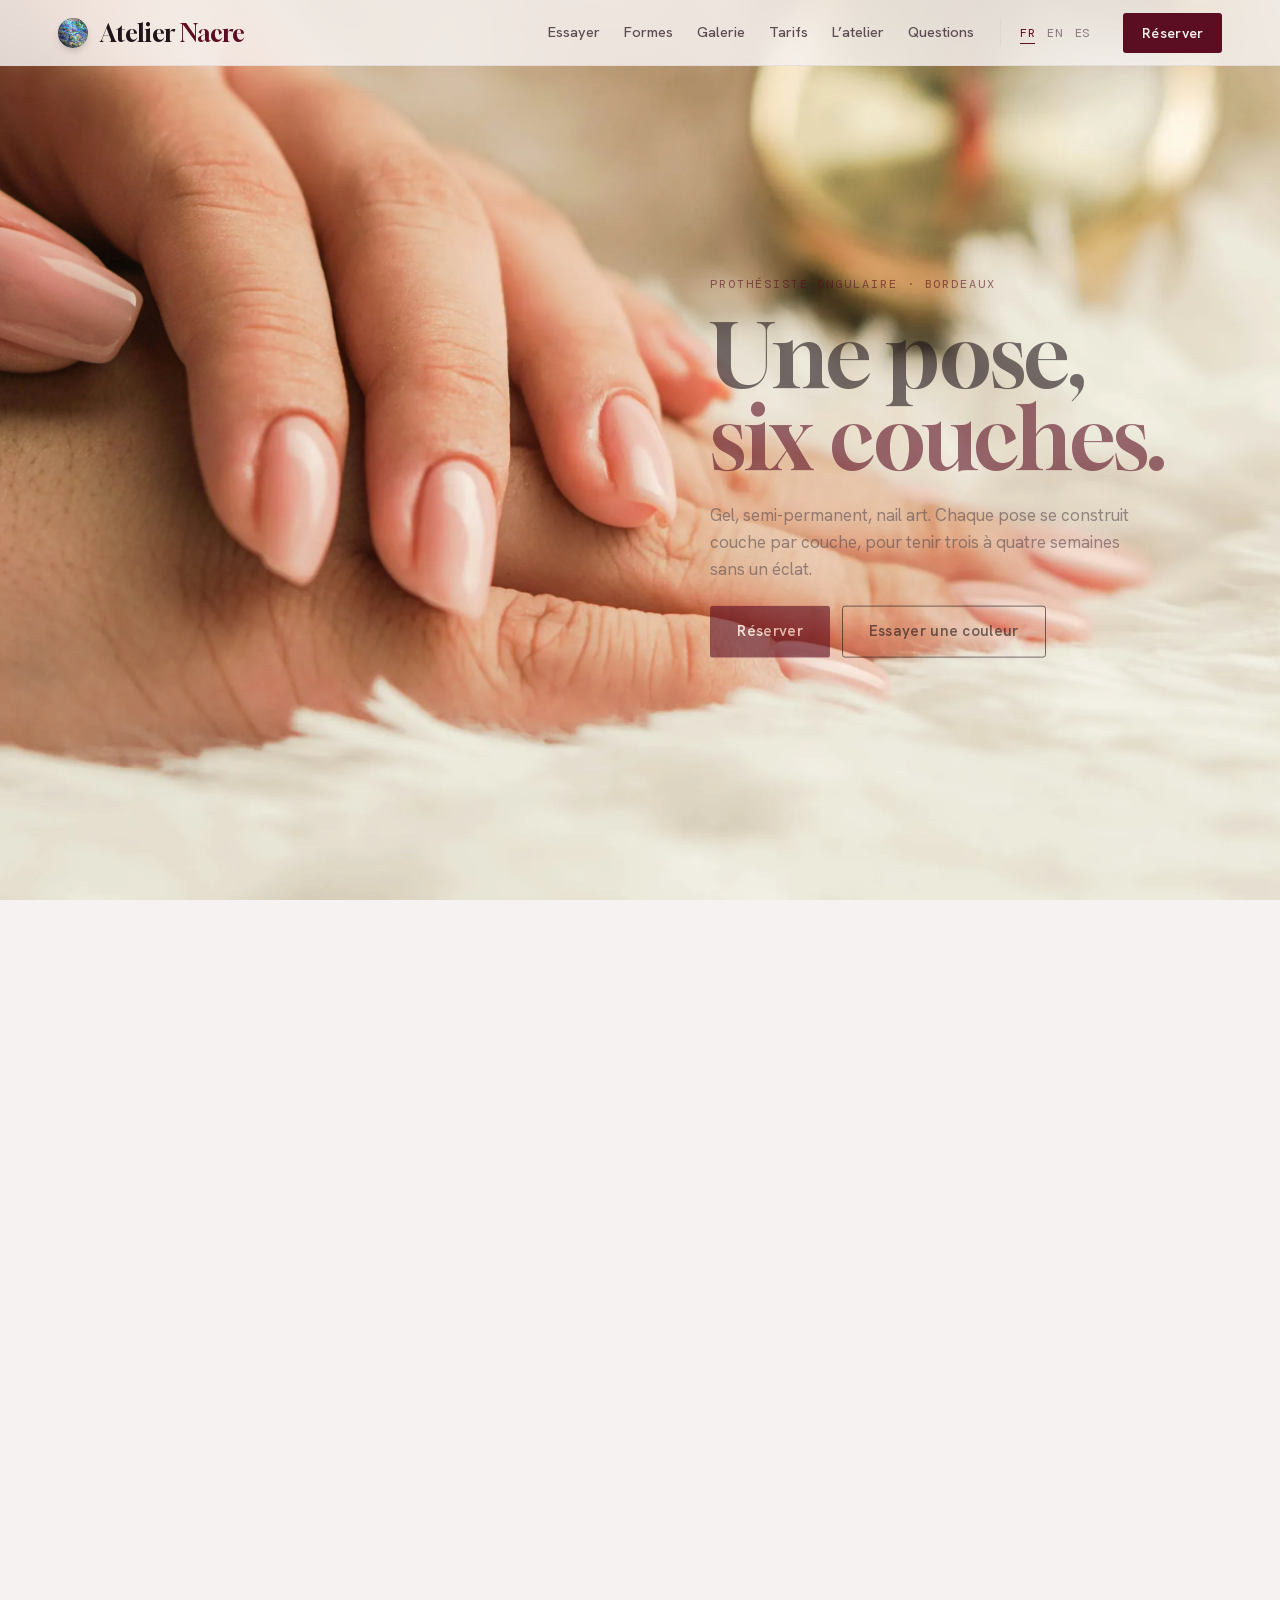
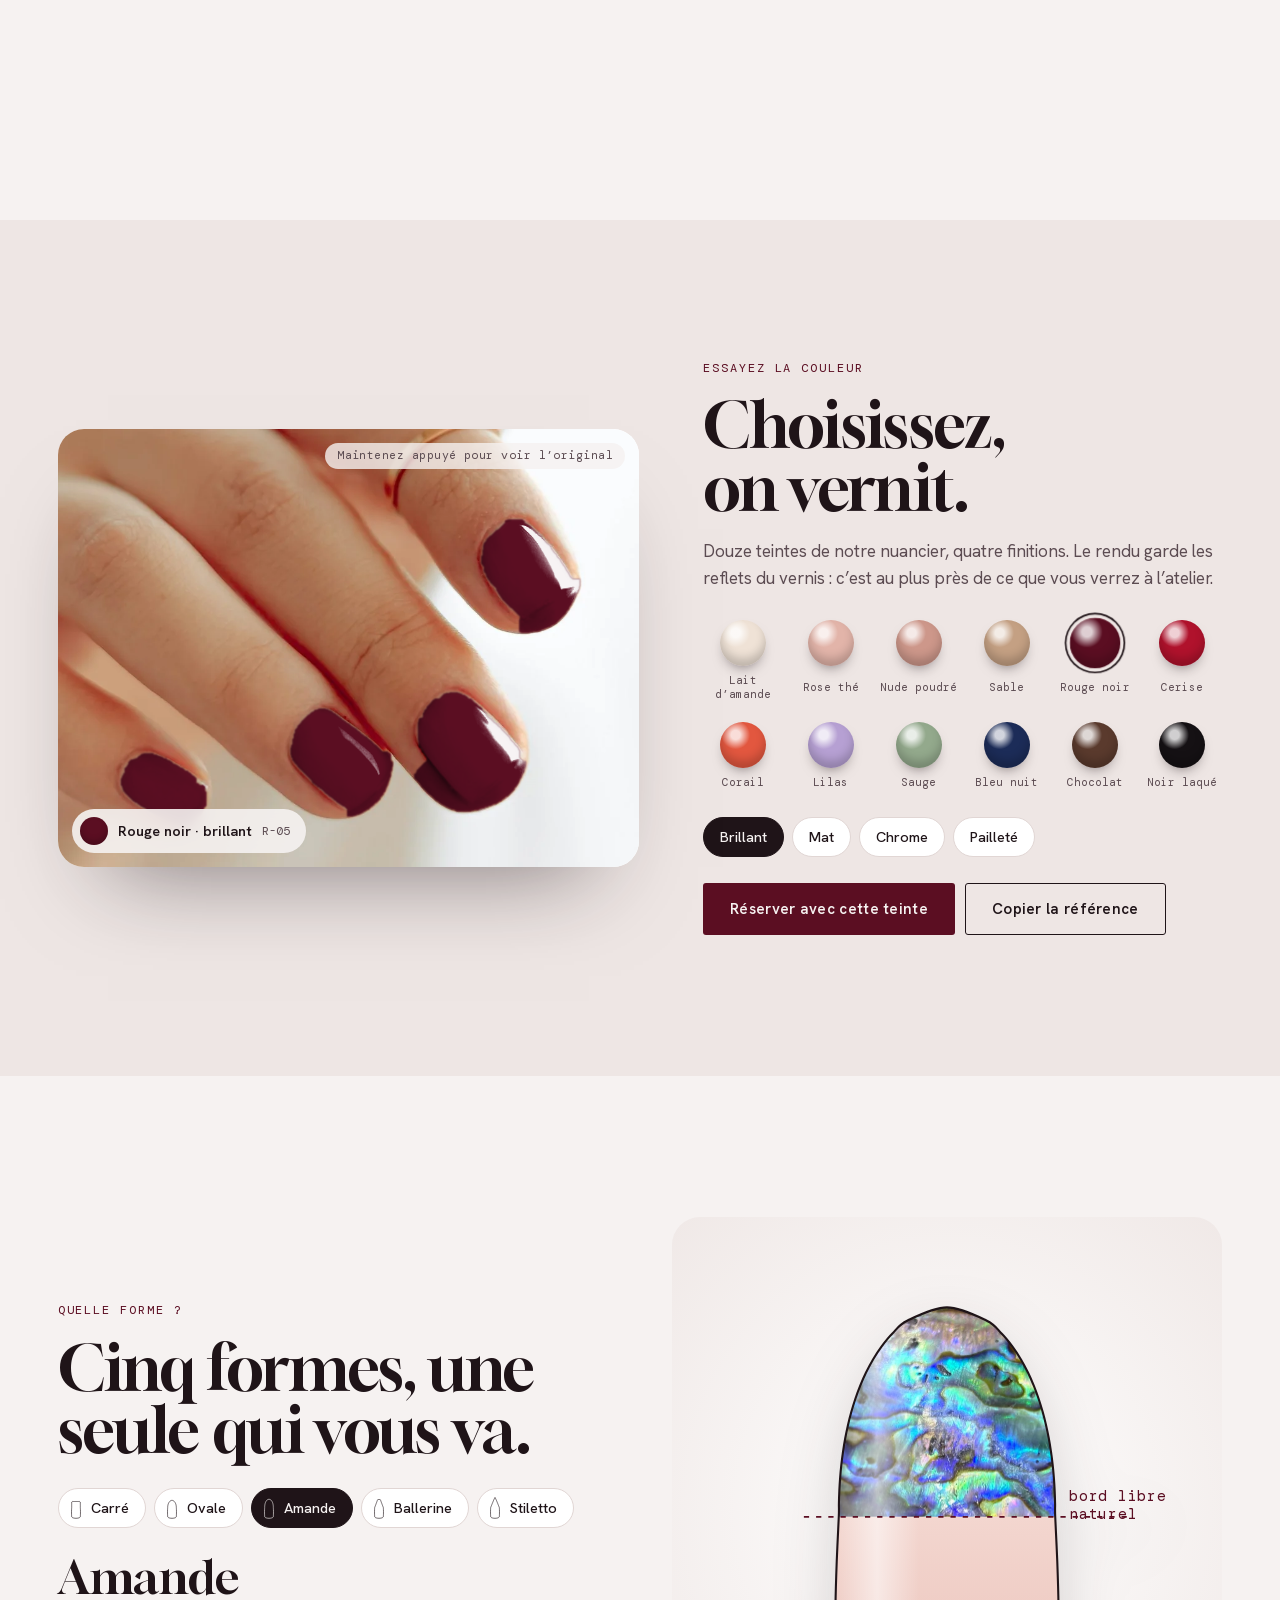
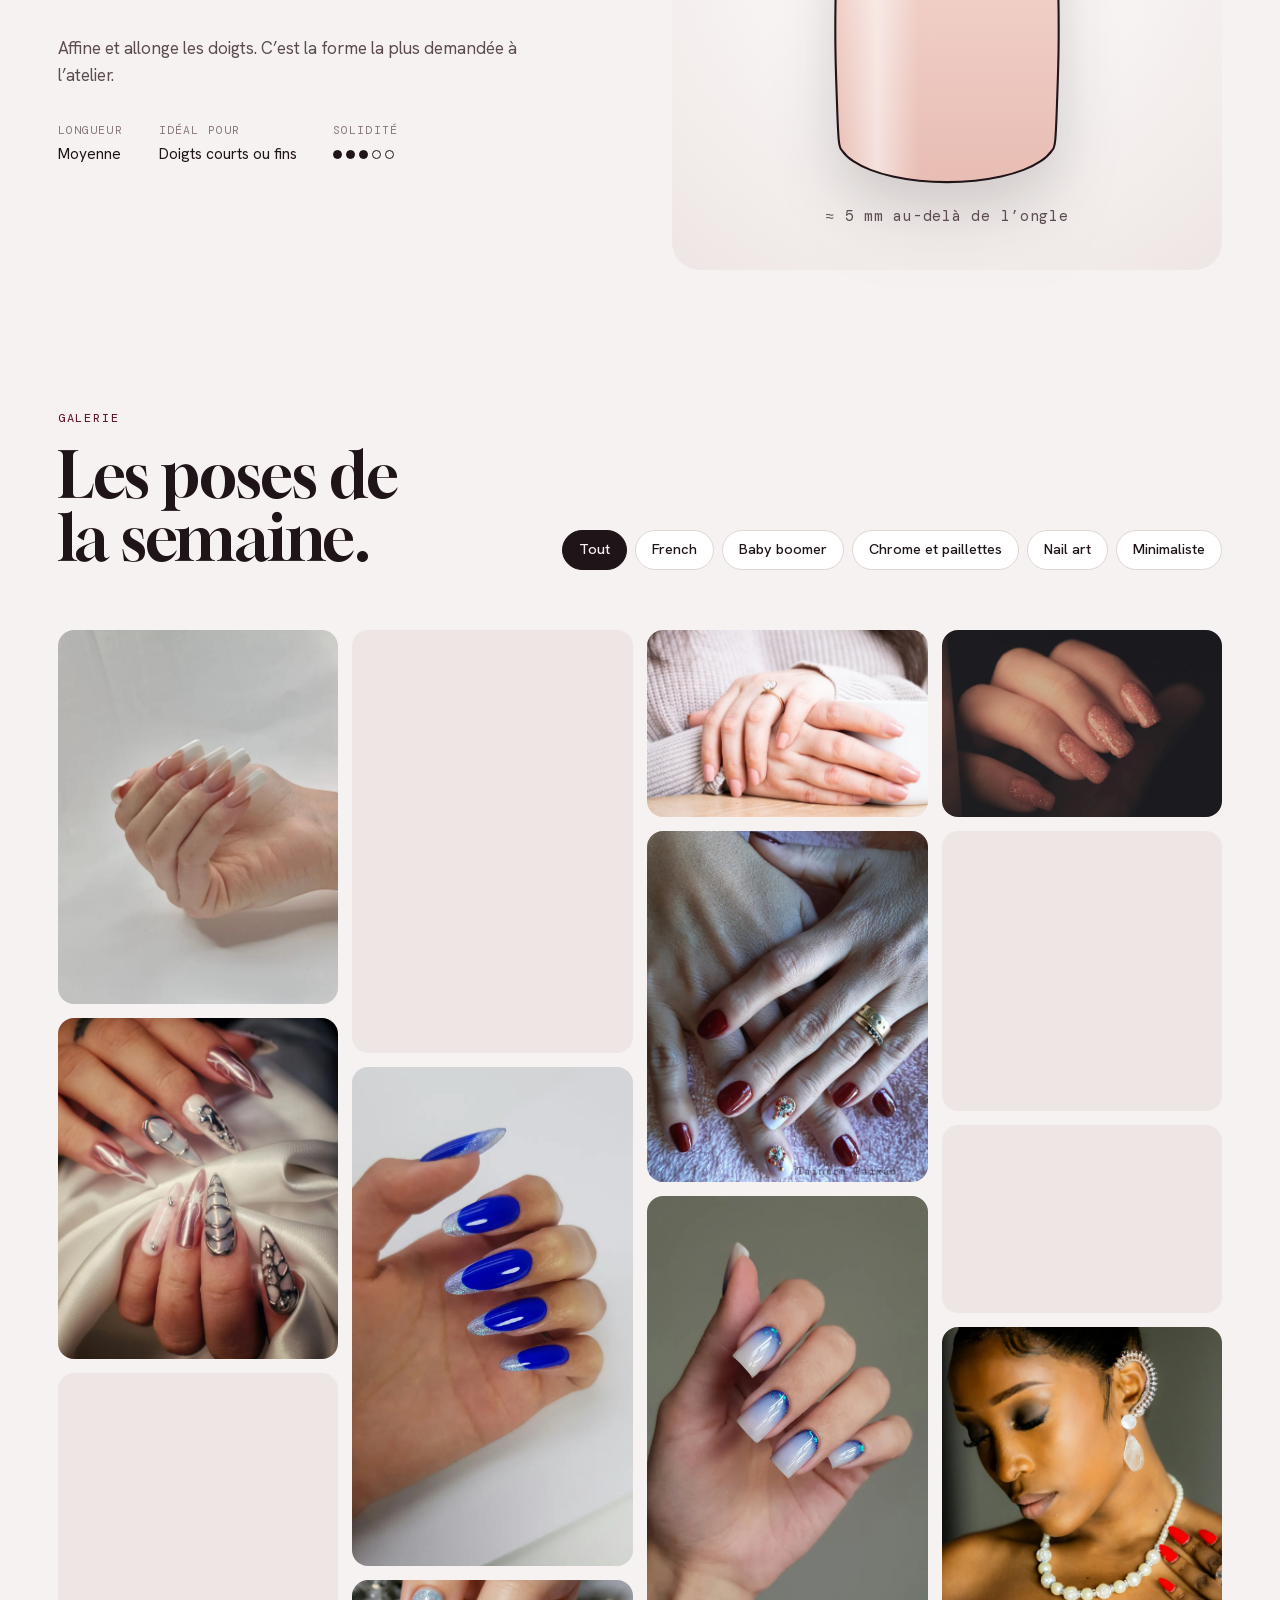
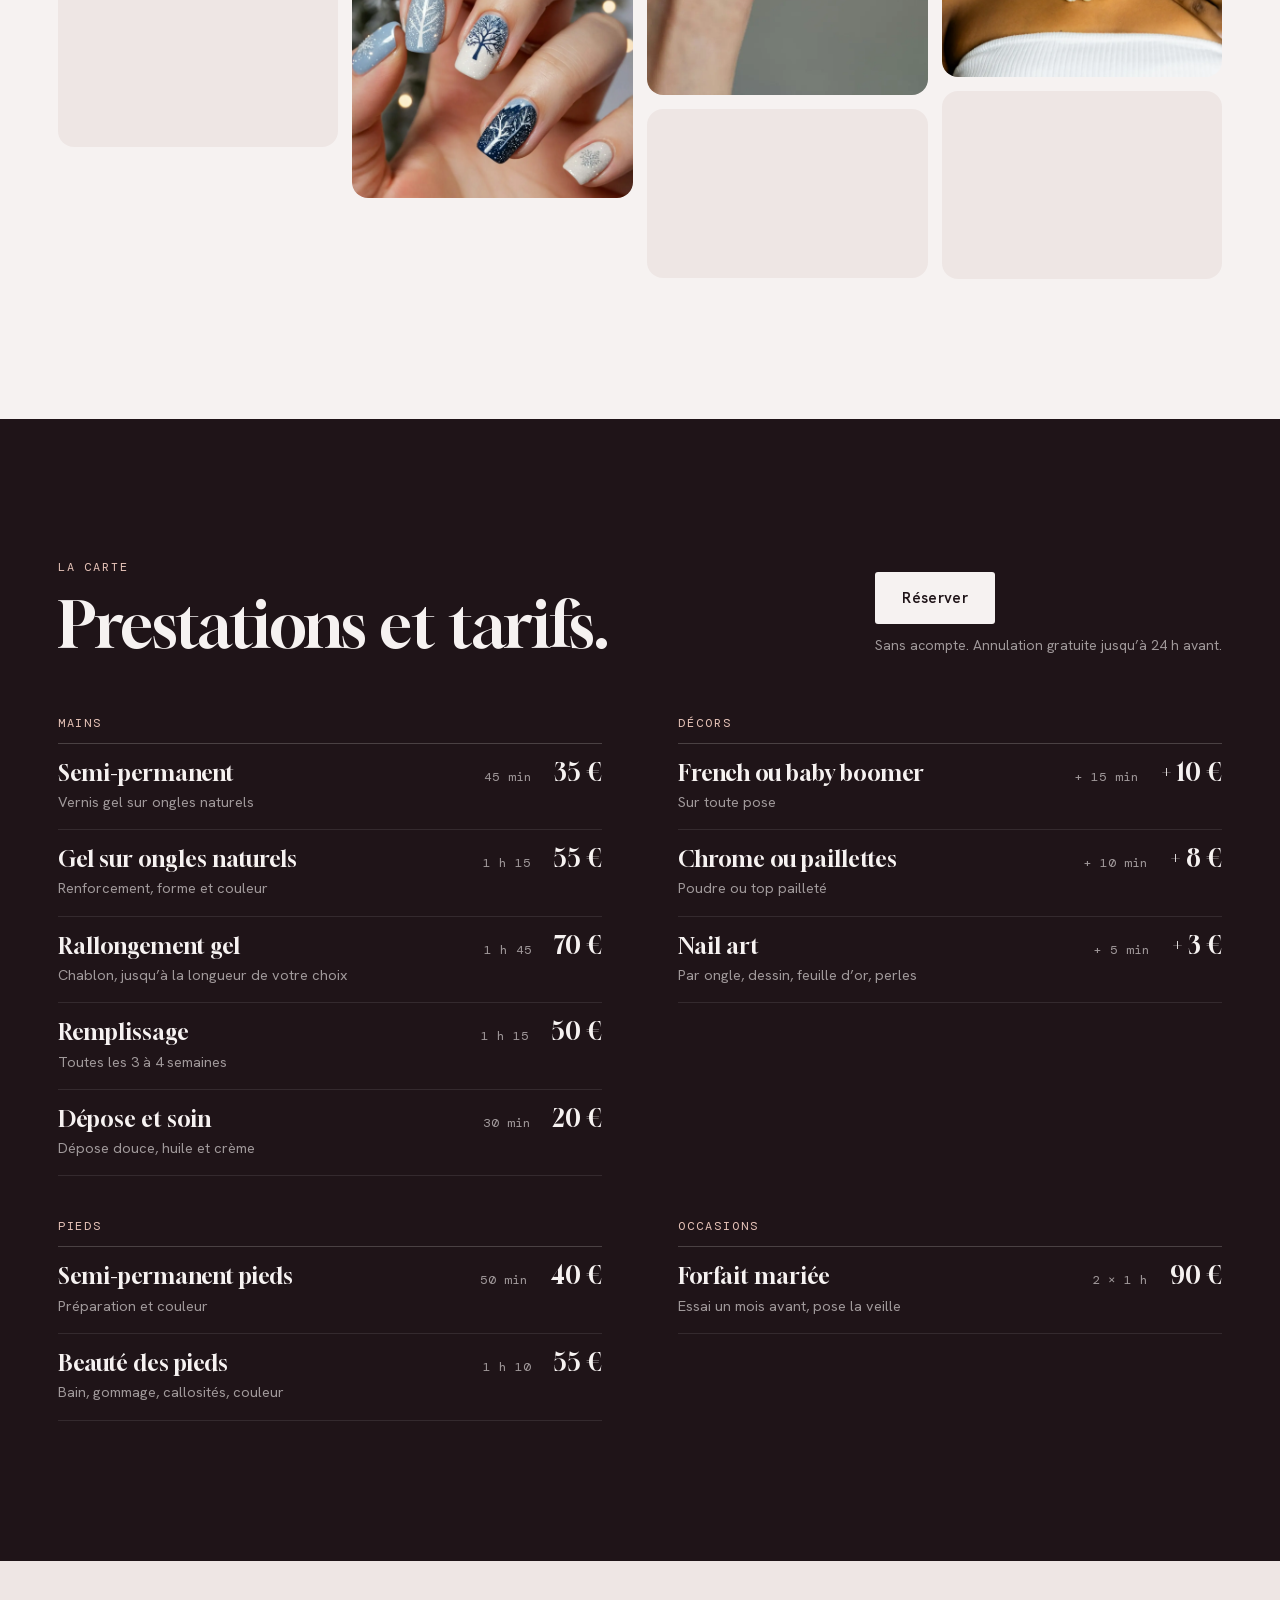
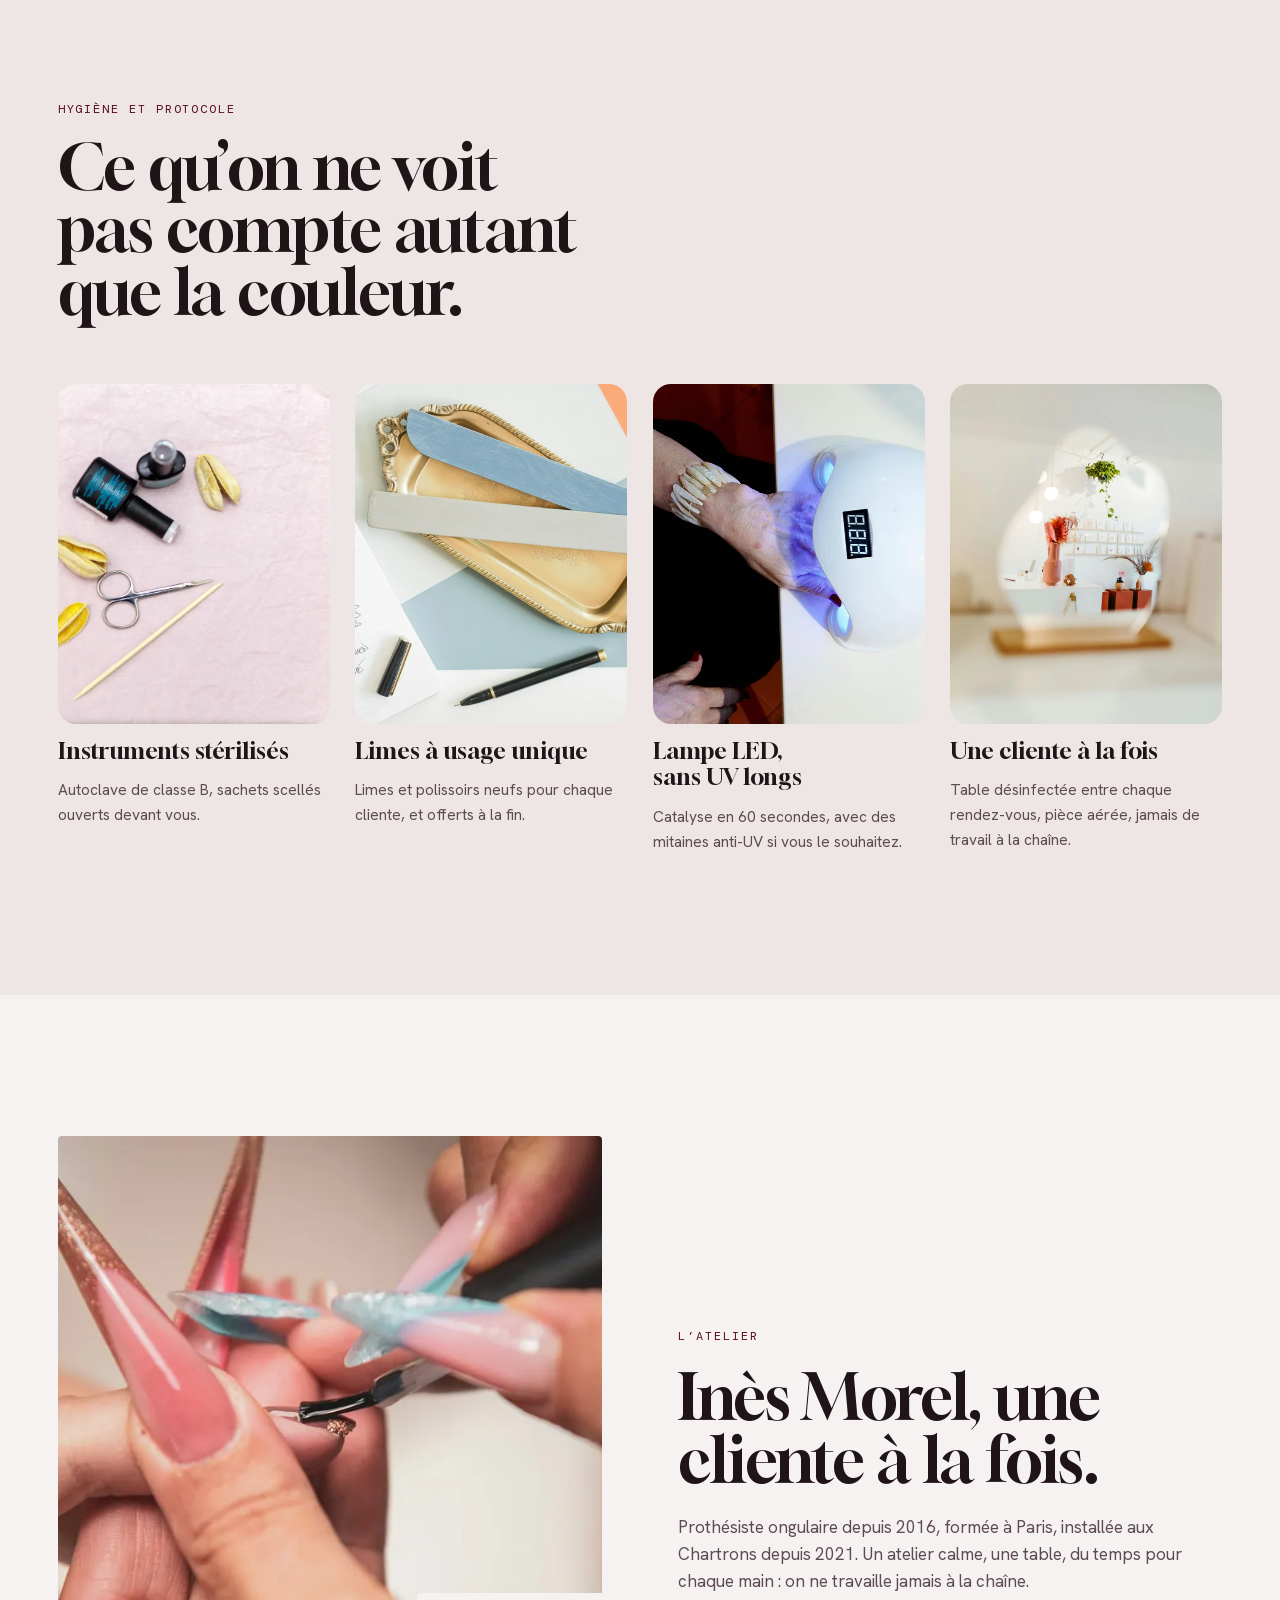
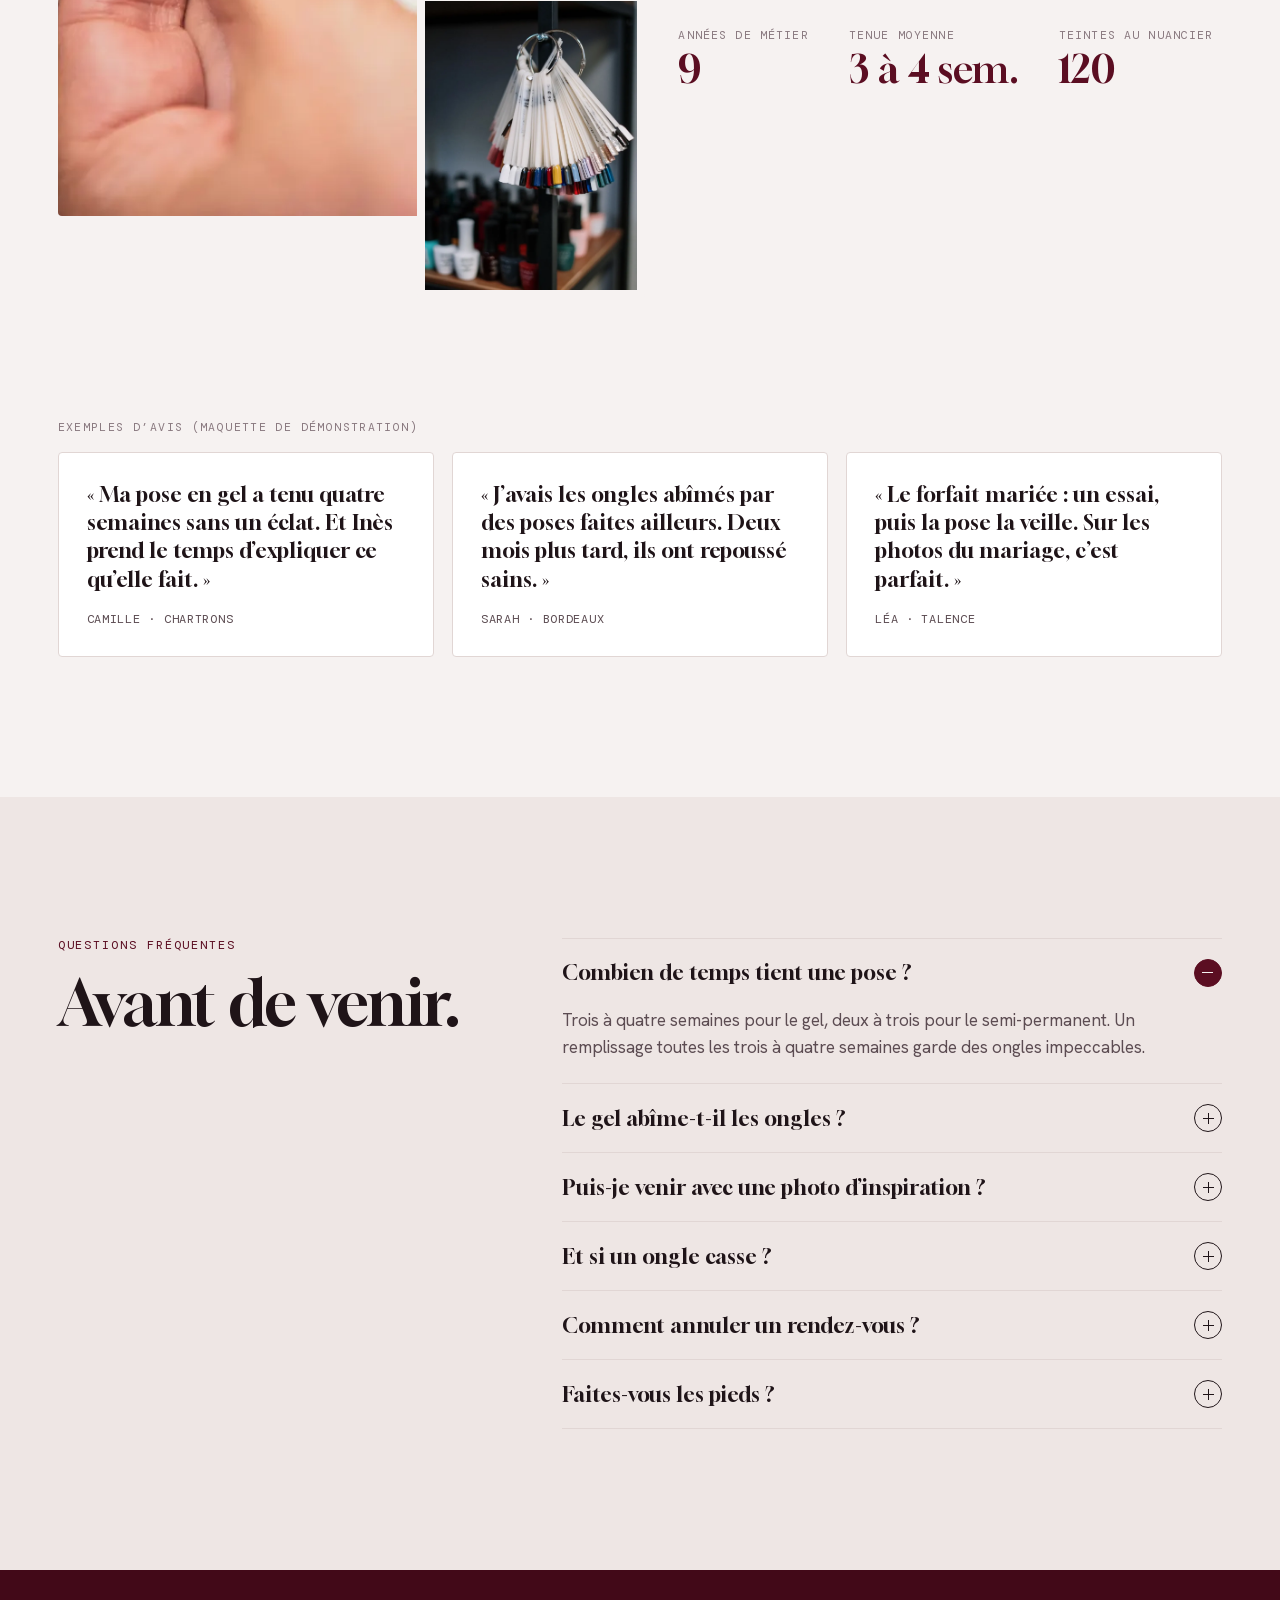
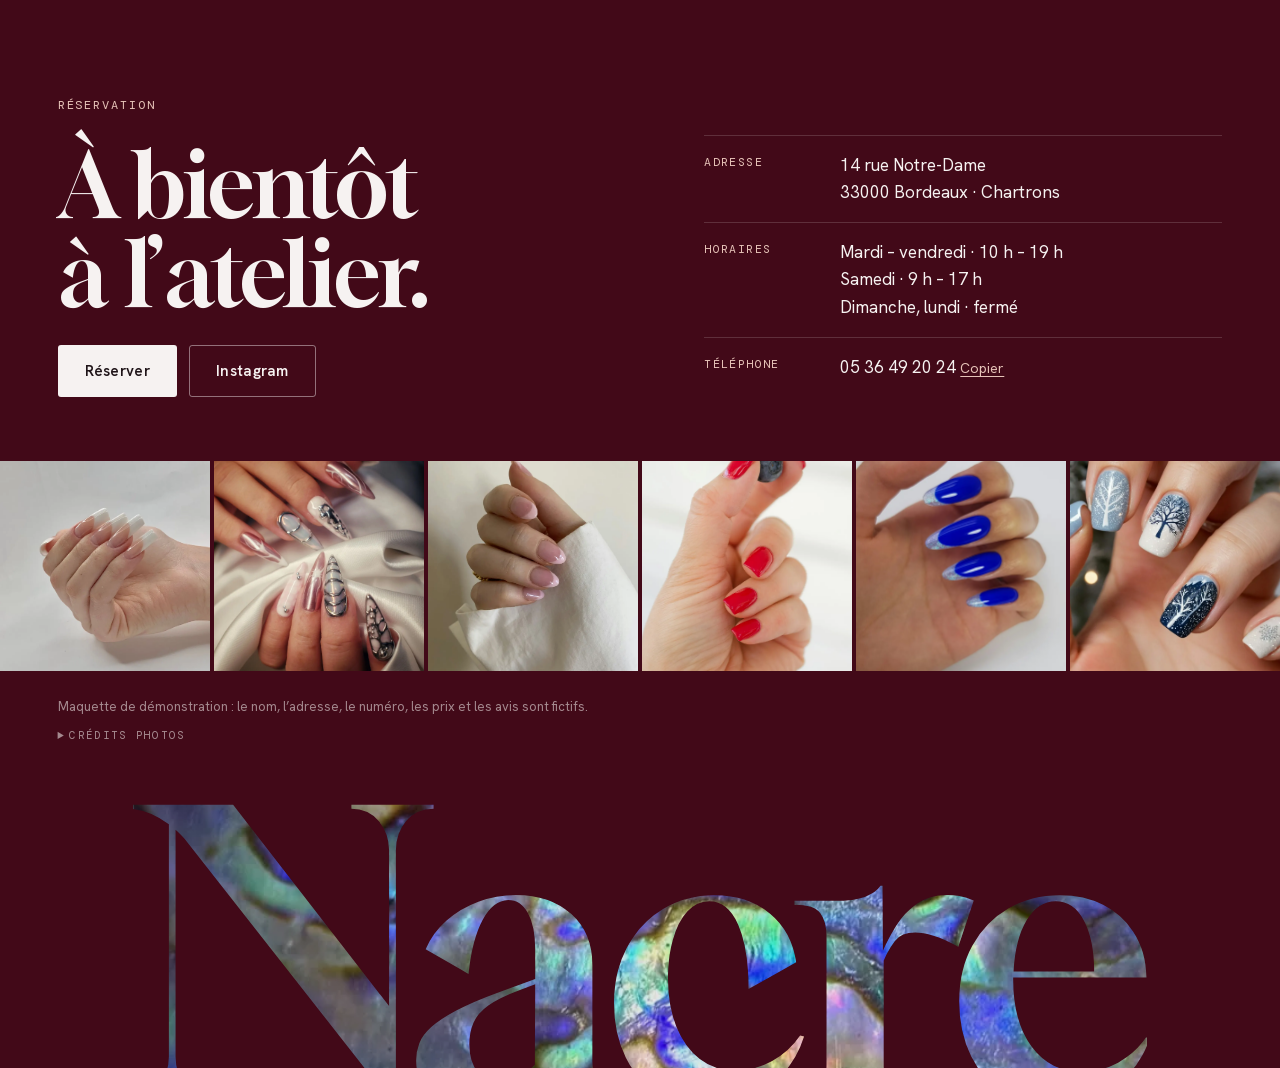
<file: index.html>
<!doctype html>
<html lang="fr">
<head>
<meta charset="utf-8">
<meta name="viewport" content="width=device-width, initial-scale=1, viewport-fit=cover">
<meta http-equiv="Content-Security-Policy" content="default-src 'none'; script-src 'self'; style-src 'self' 'unsafe-inline'; img-src 'self' data:; font-src 'self'; media-src 'self'; connect-src 'none'; manifest-src 'self'; object-src 'none'; frame-src 'none'; worker-src 'none'; base-uri 'none'; form-action 'none'; upgrade-insecure-requests">
<meta name="referrer" content="same-origin">
<title>Atelier Nacre · Prothésiste ongulaire à Bordeaux</title>
<meta name="description" content="Atelier Nacre, prothésiste ongulaire à Bordeaux : pose gel, semi-permanent, nail art. Essayez une couleur, choisissez votre forme, réservez en ligne.">
<meta name="theme-color" content="#F6F2F1">
<link rel="canonical" href="https://hoshuko.github.io/atelier-nacre/">
<link rel="alternate" hreflang="fr" href="https://hoshuko.github.io/atelier-nacre/">
<link rel="alternate" hreflang="en" href="https://hoshuko.github.io/atelier-nacre/en.html">
<link rel="alternate" hreflang="es" href="https://hoshuko.github.io/atelier-nacre/es.html">
<link rel="alternate" hreflang="x-default" href="https://hoshuko.github.io/atelier-nacre/">
<meta property="og:type" content="website">
<meta property="og:site_name" content="Atelier Nacre">
<meta property="og:title" content="Atelier Nacre · Prothésiste ongulaire à Bordeaux">
<meta property="og:description" content="Atelier Nacre, prothésiste ongulaire à Bordeaux : pose gel, semi-permanent, nail art. Essayez une couleur, choisissez votre forme, réservez en ligne.">
<meta property="og:url" content="https://hoshuko.github.io/atelier-nacre/">
<meta property="og:image" content="https://hoshuko.github.io/atelier-nacre/assets/img/og-fr.jpg">
<meta property="og:image:width" content="1200">
<meta property="og:image:height" content="630">
<meta property="og:locale" content="fr_FR">
<meta name="twitter:card" content="summary_large_image">
<link rel="icon" href="assets/img/favicon.svg" type="image/svg+xml">
<link rel="preload" href="assets/fonts/gloock-normal-latin.woff2" as="font" type="font/woff2" crossorigin>
<link rel="preload" href="assets/fonts/hanken-grotesk-normal-latin.woff2" as="font" type="font/woff2" crossorigin>
<link rel="preload" href="assets/img/anatomie.webp" as="image">
<link rel="stylesheet" href="assets/css/style.css">
</head>
<body>
<a class="skip" href="#essai">Aller au contenu</a>
<header class="nav" id="nav">
  <a class="brand" href="#accueil" aria-label="Atelier Nacre, retour en haut">
    <span class="brand-disc" aria-hidden="true"></span>
    <span class="brand-name">Atelier <b>Nacre</b></span>
  </a>
  <nav class="nav-links" id="nav-links" aria-label="Sections">
    <a href="#essai">Essayer</a>
    <a href="#formes">Formes</a>
    <a href="#galerie">Galerie</a>
    <a href="#tarifs">Tarifs</a>
    <a href="#atelier">L’atelier</a>
    <a href="#faq">Questions</a>
    <div class="lang-switch" role="group" aria-label="Langue"><a href="./" hreflang="fr" lang="fr" aria-current="page">FR</a><a href="en.html" hreflang="en" lang="en">EN</a><a href="es.html" hreflang="es" lang="es">ES</a></div>
  </nav>
  <a class="btn btn-rn btn-sm nav-cta" href="#tarifs" data-book>Réserver</a>
  <button class="nav-burger" type="button" id="nav-burger" aria-expanded="false" aria-controls="nav-links" aria-label="Ouvrir le menu"><i></i><i></i></button>
</header>

<main>
  <!-- 1. Anatomie d'une pose -->
  <section class="ana" id="accueil" aria-label="Anatomie d’une pose">
    <div class="ana-pin" id="ana-pin">
      <div class="ana-photo" id="ana-photo">
        <img class="ana-img" src="assets/img/anatomie.webp" alt="Deux mains aux ongles amande vernis de nude rosé, posées sur une fourrure blanche" width="2400" height="1350" draggable="false">
        <img class="ana-zoom" id="ana-zoom" src="assets/img/anatomie-ongle.webp" alt="" width="1134" height="851" draggable="false">
      </div>
      <div class="ana-veil" id="ana-veil" aria-hidden="true"></div>
      <div class="ana-copy" id="ana-copy">
        <p class="eyebrow"><span data-cfg="marque.metier">Prothésiste ongulaire</span> · <span data-cfg="marque.ville">Bordeaux</span></p>
        <h1 class="ana-title">Une pose,<br><span>six couches.</span></h1>
        <p class="ana-lede">Gel, semi-permanent, nail art. Chaque pose se construit couche par couche, pour tenir trois à quatre semaines sans un éclat.</p>
        <div class="ctas">
          <a class="btn btn-rn" href="#tarifs" data-book>Réserver</a>
          <a class="btn btn-line" href="#essai">Essayer une couleur</a>
        </div>
      </div>
      <div class="ana-stage" id="ana-stage" aria-hidden="true"><div class="stack" id="stack"></div></div>
      <svg class="ana-leaders" id="ana-leaders" aria-hidden="true"></svg>
      <ol class="ana-labels" id="ana-labels" aria-label="Les six couches d’une pose en gel"></ol>
      <p class="ana-total" id="ana-total"></p>
      <p class="scroll-hint" aria-hidden="true"><i></i><span>Faites défiler : on démonte la pose</span></p>
    </div>
  </section>

  <!-- 2. Essayez la couleur -->
  <section class="essai" id="essai">
    <div class="wrap essai-grid">
      <figure class="essai-photo">
        <canvas id="essai-cv" width="935" height="704" aria-label="Main aux ongles recolorés selon la teinte choisie" role="img"></canvas>
        <figcaption class="essai-tag" id="essai-tag"></figcaption>
        <p class="essai-hold">Maintenez appuyé pour voir l’original</p>
      </figure>
      <div class="essai-side">
        <header class="sec-head">
          <p class="eyebrow">Essayez la couleur</p>
          <h2>Choisissez, on vernit.</h2>
          <p class="sec-lede">Douze teintes de notre nuancier, quatre finitions. Le rendu garde les reflets du vernis : c’est au plus près de ce que vous verrez à l’atelier.</p>
        </header>
        <div class="swatches" id="swatches" role="radiogroup" aria-label="Teinte"></div>
        <div class="finishes" id="finishes" role="radiogroup" aria-label="Finition"></div>
        <div class="essai-actions">
          <a class="btn btn-rn" href="#tarifs" data-book id="essai-book">Réserver avec cette teinte</a>
          <button class="btn btn-line" type="button" id="essai-copy">Copier la référence</button>
        </div>
      </div>
    </div>
  </section>

  <!-- 3. Quelle forme ? -->
  <section class="formes" id="formes">
    <div class="wrap formes-grid">
      <div class="formes-copy">
        <header class="sec-head">
          <p class="eyebrow">Quelle forme&nbsp;?</p>
          <h2>Cinq formes, une seule qui vous va.</h2>
        </header>
        <div class="shape-tabs" id="shape-tabs" role="tablist" aria-label="Formes d’ongle"></div>
        <div class="shape-info" id="shape-info" role="tabpanel"></div>
      </div>
      <figure class="shape-fig">
        <svg class="shape-svg" id="shape-svg" viewBox="0 0 200 330" role="img" aria-label="Contour de l’ongle">
          <defs>
            <pattern id="nacre" patternUnits="userSpaceOnUse" width="200" height="266"><image href="assets/img/tx-nacre.webp" width="200" height="266" preserveAspectRatio="xMidYMid slice"/></pattern>
            <linearGradient id="nat" x1="0" y1="0" x2="0" y2="1"><stop offset="0" stop-color="#F3D6CF"/><stop offset="1" stop-color="#E6B8AE"/></linearGradient>
            <linearGradient id="gloss" x1="0" y1="0" x2="1" y2="0"><stop offset=".18" stop-color="#fff" stop-opacity="0"/><stop offset=".3" stop-color="#fff" stop-opacity=".55"/><stop offset=".42" stop-color="#fff" stop-opacity="0"/></linearGradient>
            <clipPath id="shape-clip"><path id="shape-clip-path"/></clipPath>
          </defs>
          <g clip-path="url(#shape-clip)">
            <rect x="0" y="0" width="200" height="150" fill="url(#nacre)"/>
            <rect x="0" y="150" width="200" height="180" fill="url(#nat)"/>
            <rect x="0" y="0" width="200" height="330" fill="url(#gloss)"/>
          </g>
          <path class="shape-line" id="shape-path"/>
          <line class="shape-edge" x1="18" y1="150" x2="206" y2="150"/>
          <text class="shape-note" x="170" y="141">bord libre<tspan x="170" dy="10.5">naturel</tspan></text>
          <text class="shape-note shape-mm" id="shape-mm" x="100" y="324" text-anchor="middle"></text>
        </svg>
      </figure>
    </div>
  </section>

  <!-- 4. Galerie -->
  <section class="galerie" id="galerie">
    <div class="wrap">
      <header class="sec-head sec-head-split">
        <div><p class="eyebrow">Galerie</p><h2>Les poses de la semaine.</h2></div>
        <div class="chips" id="gal-chips" role="group" aria-label="Filtrer la galerie"></div>
      </header>
      <div class="gal" id="gal"></div>
    </div>
  </section>

  <!-- 5. Tarifs -->
  <section class="tarifs" id="tarifs">
    <div class="wrap">
      <header class="sec-head sec-head-split">
        <div><p class="eyebrow eyebrow-light">La carte</p><h2>Prestations et tarifs.</h2></div>
        <div class="tarifs-cta">
          <a class="btn btn-pearl" href="#" data-book id="tarifs-book">Réserver</a>
          <p class="dim">Sans acompte. Annulation gratuite jusqu’à 24 h avant.</p>
        </div>
      </header>
      <div class="menu" id="menu"></div>
    </div>
  </section>

  <!-- 6. Hygiène -->
  <section class="hygiene" id="atelier">
    <div class="wrap">
      <header class="sec-head">
        <p class="eyebrow">Hygiène et protocole</p>
        <h2>Ce qu’on ne voit pas compte autant que la couleur.</h2>
      </header>
      <div class="hyg" id="hyg"></div>
    </div>
  </section>

  <!-- 7. L'artiste -->
  <section class="artiste" id="artiste">
    <div class="wrap artiste-grid">
      <figure class="artiste-photo">
        <img src="assets/img/studio-pose.webp" alt="Prothésiste qui pose du vernis sur de longs ongles" loading="lazy" decoding="async">
        <img class="artiste-inset" src="assets/img/studio-nuancier.webp" alt="Nuancier de vernis à l’atelier" loading="lazy" decoding="async">
      </figure>
      <div class="artiste-copy">
        <p class="eyebrow">L’atelier</p>
        <h2><span data-cfg="marque.artiste">Inès Morel</span>, une cliente à la fois.</h2>
        <p class="sec-lede">Prothésiste ongulaire depuis 2016, formée à Paris, installée aux Chartrons depuis 2021. Un atelier calme, une table, du temps pour chaque main : on ne travaille jamais à la chaîne.</p>
        <dl class="stats">
          <div><dt>Années de métier</dt><dd>9</dd></div>
          <div><dt>Tenue moyenne</dt><dd>3 à 4 sem.</dd></div>
          <div><dt>Teintes au nuancier</dt><dd>120</dd></div>
        </dl>
      </div>
    </div>
  </section>

  <!-- 8. Avis -->
  <section class="avis-sec" id="avis-sec">
    <div class="wrap">
      <p class="avis-flag">Exemples d’avis (maquette de démonstration)</p>
      <div class="avis" id="avis"></div>
    </div>
  </section>

  <!-- 9. Questions -->
  <section class="faq" id="faq">
    <div class="wrap faq-grid">
      <header class="sec-head"><p class="eyebrow">Questions fréquentes</p><h2>Avant de venir.</h2></header>
      <div class="faq-list" id="faq-list"></div>
    </div>
  </section>
</main>

<!-- 10. Contact -->
<footer class="contact" id="contact">
  <div class="wrap contact-grid">
    <div class="contact-main">
      <p class="eyebrow eyebrow-light">Réservation</p>
      <h2>À bientôt à l’atelier.</h2>
      <div class="ctas"><a class="btn btn-pearl" href="#" data-book id="contact-book">Réserver</a><a class="btn btn-line-light" id="insta-link" href="#" target="_blank" rel="noopener">Instagram</a></div>
    </div>
    <dl class="contact-info">
      <div><dt>Adresse</dt><dd><span data-cfg="contact.adresse">14 rue Notre-Dame</span><br><span data-cfg="contact.codePostal">33000</span> <span data-cfg="contact.ville">Bordeaux</span> · <span data-cfg="contact.quartier">Chartrons</span></dd></div>
      <div><dt>Horaires</dt><dd id="hours"></dd></div>
      <div><dt>Téléphone</dt><dd><span class="sel" data-cfg="contact.telephone">05 36 49 20 24</span> <button class="link-btn" type="button" id="copy-phone">Copier</button></dd></div>
    </dl>
  </div>
  <div class="insta" id="insta" aria-label="Aperçu Instagram"></div>
  <div class="wrap foot">
    <p class="demo-note" id="demo-note">Maquette de démonstration : le nom, l’adresse, le numéro, les prix et les avis sont fictifs.</p>
    <details class="credits"><summary>Crédits photos</summary><ul id="credits"></ul></details>
  </div>
  <div class="facade" aria-hidden="true"><span>Nacre</span></div>
</footer>

<div class="lightbox" id="lightbox" role="dialog" aria-modal="true" aria-label="Visionneuse" hidden>
  <button class="lb-btn lb-close" type="button" id="lb-close" aria-label="Fermer">✕</button>
  <button class="lb-btn lb-prev" type="button" id="lb-prev" aria-label="Photo précédente">←</button>
  <figure class="lb-fig" id="lb-fig"><img id="lb-img" alt=""><figcaption id="lb-cap"></figcaption></figure>
  <button class="lb-btn lb-next" type="button" id="lb-next" aria-label="Photo suivante">→</button>
</div>
<div class="toast" id="toast" role="status" aria-live="polite"></div>

<script src="assets/js/config.fr.js"></script>
<script src="assets/js/nails.js"></script>
<script src="assets/js/app.js"></script>
</body>
</html>
</file>
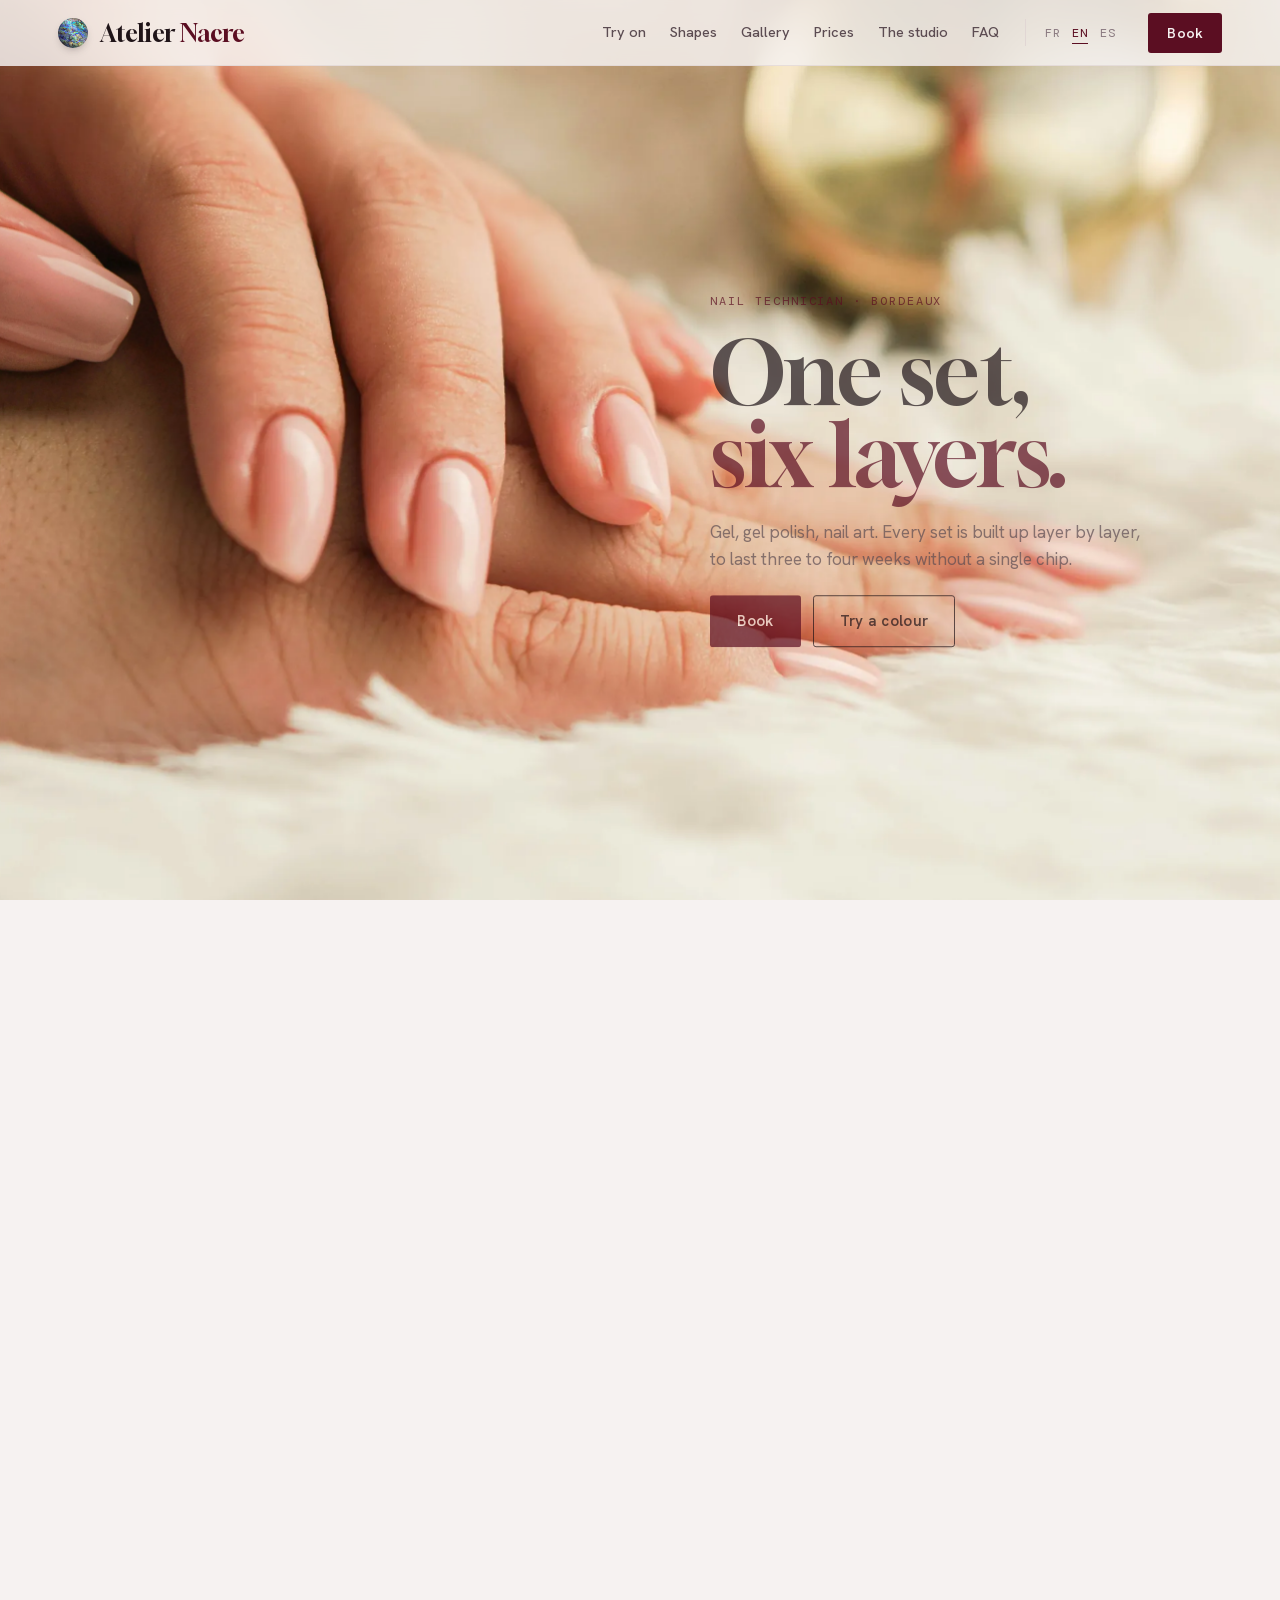
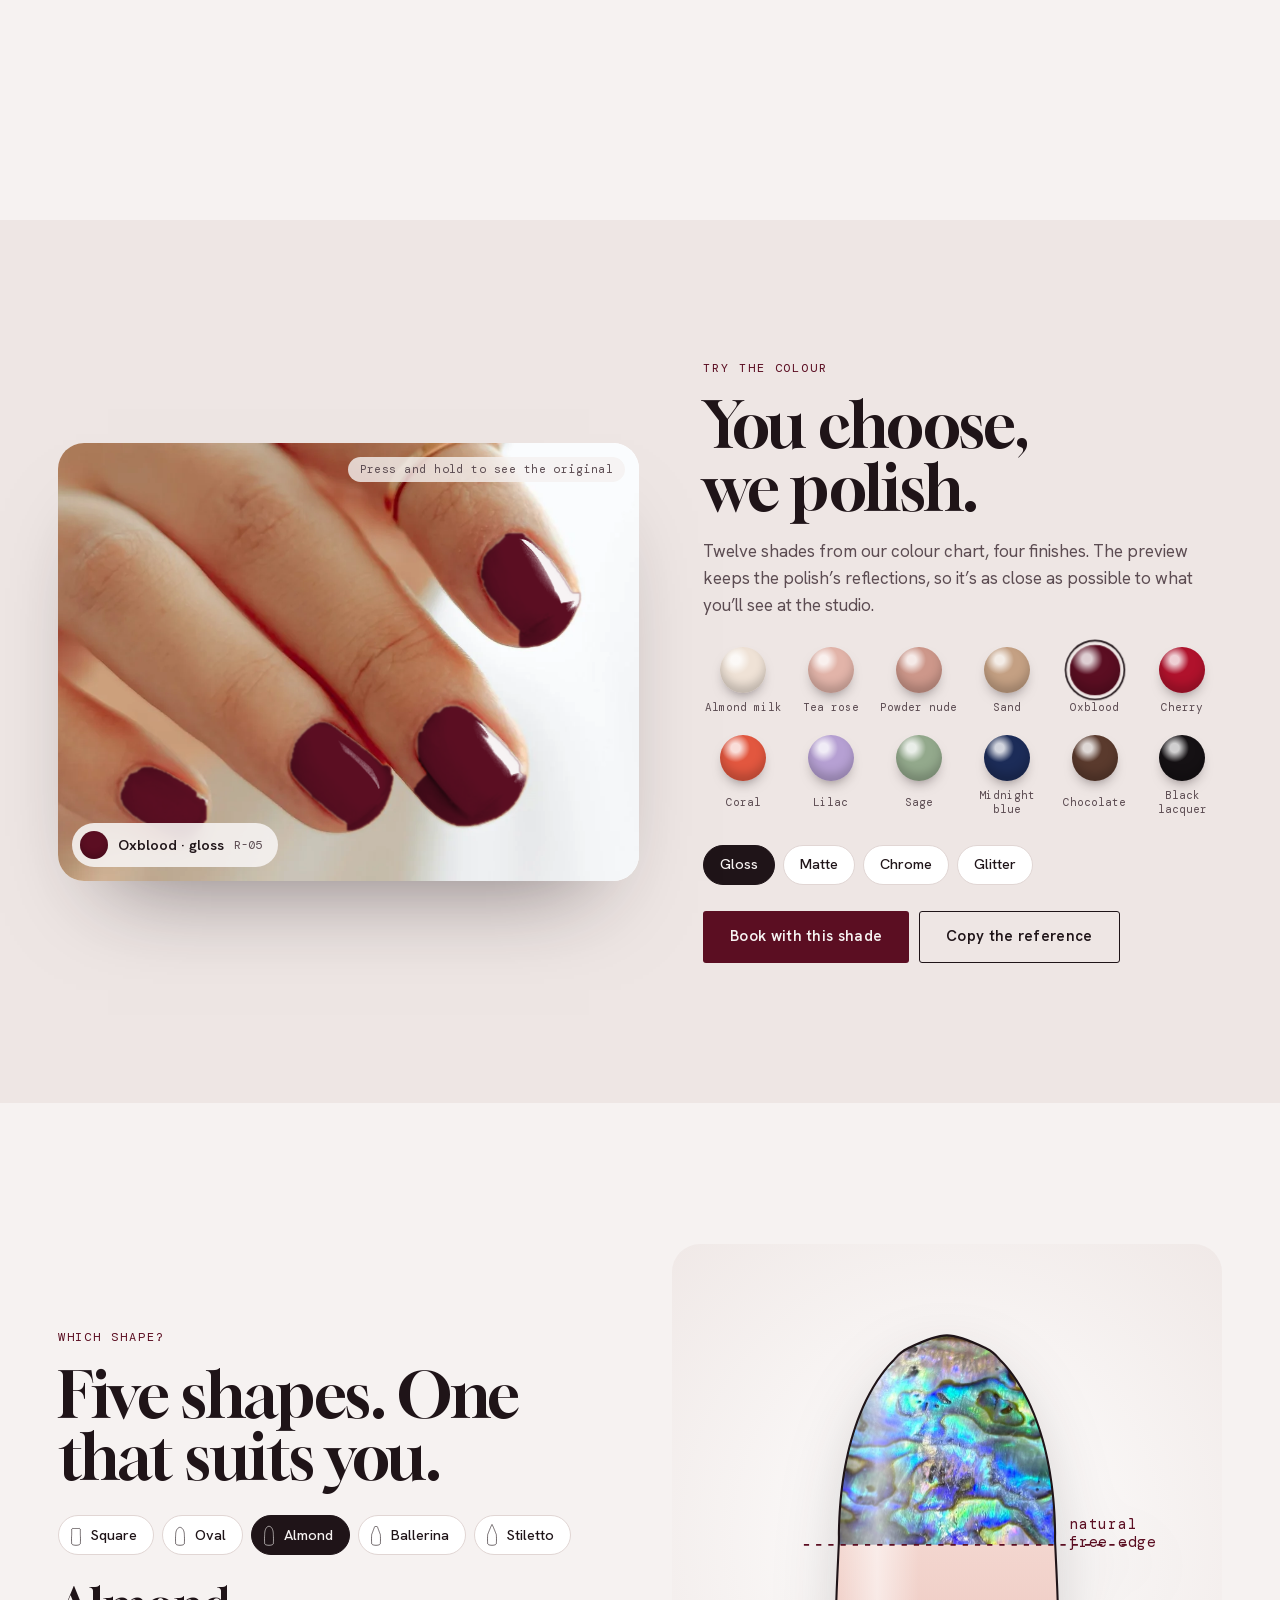
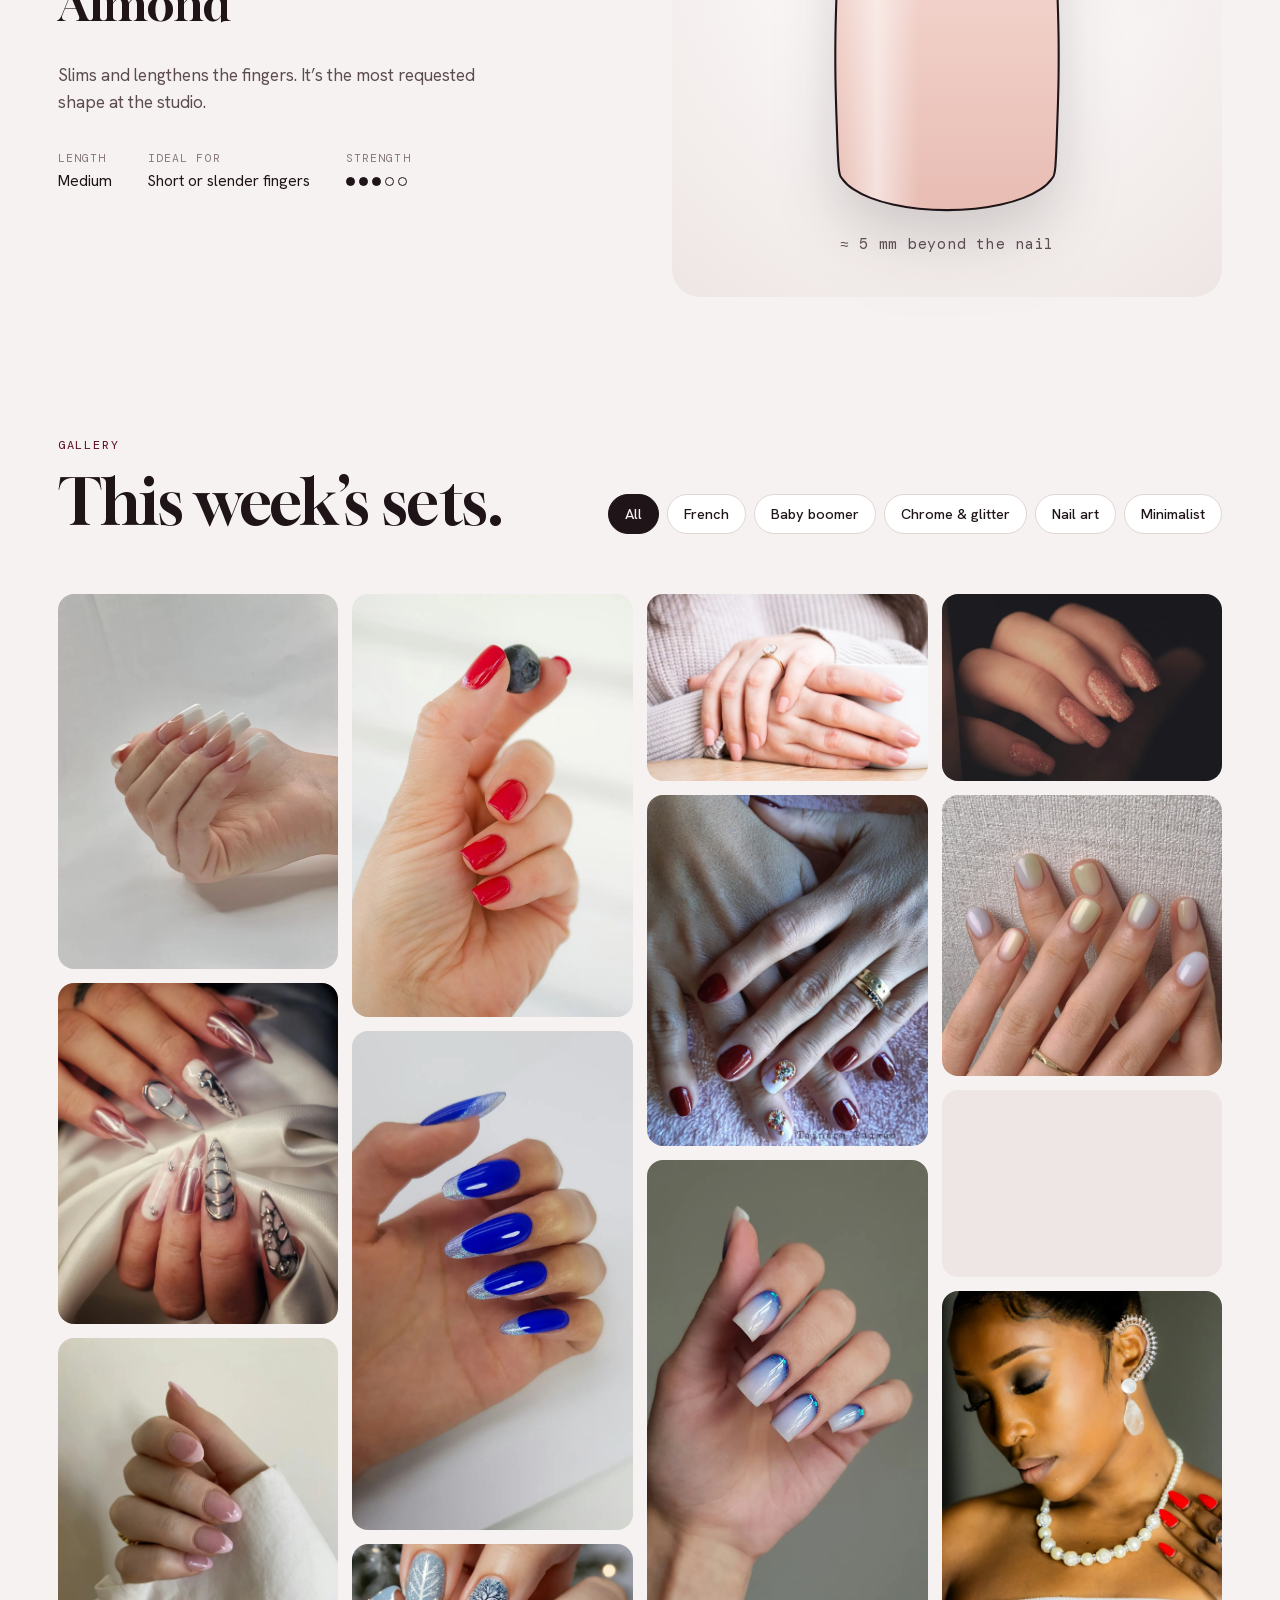
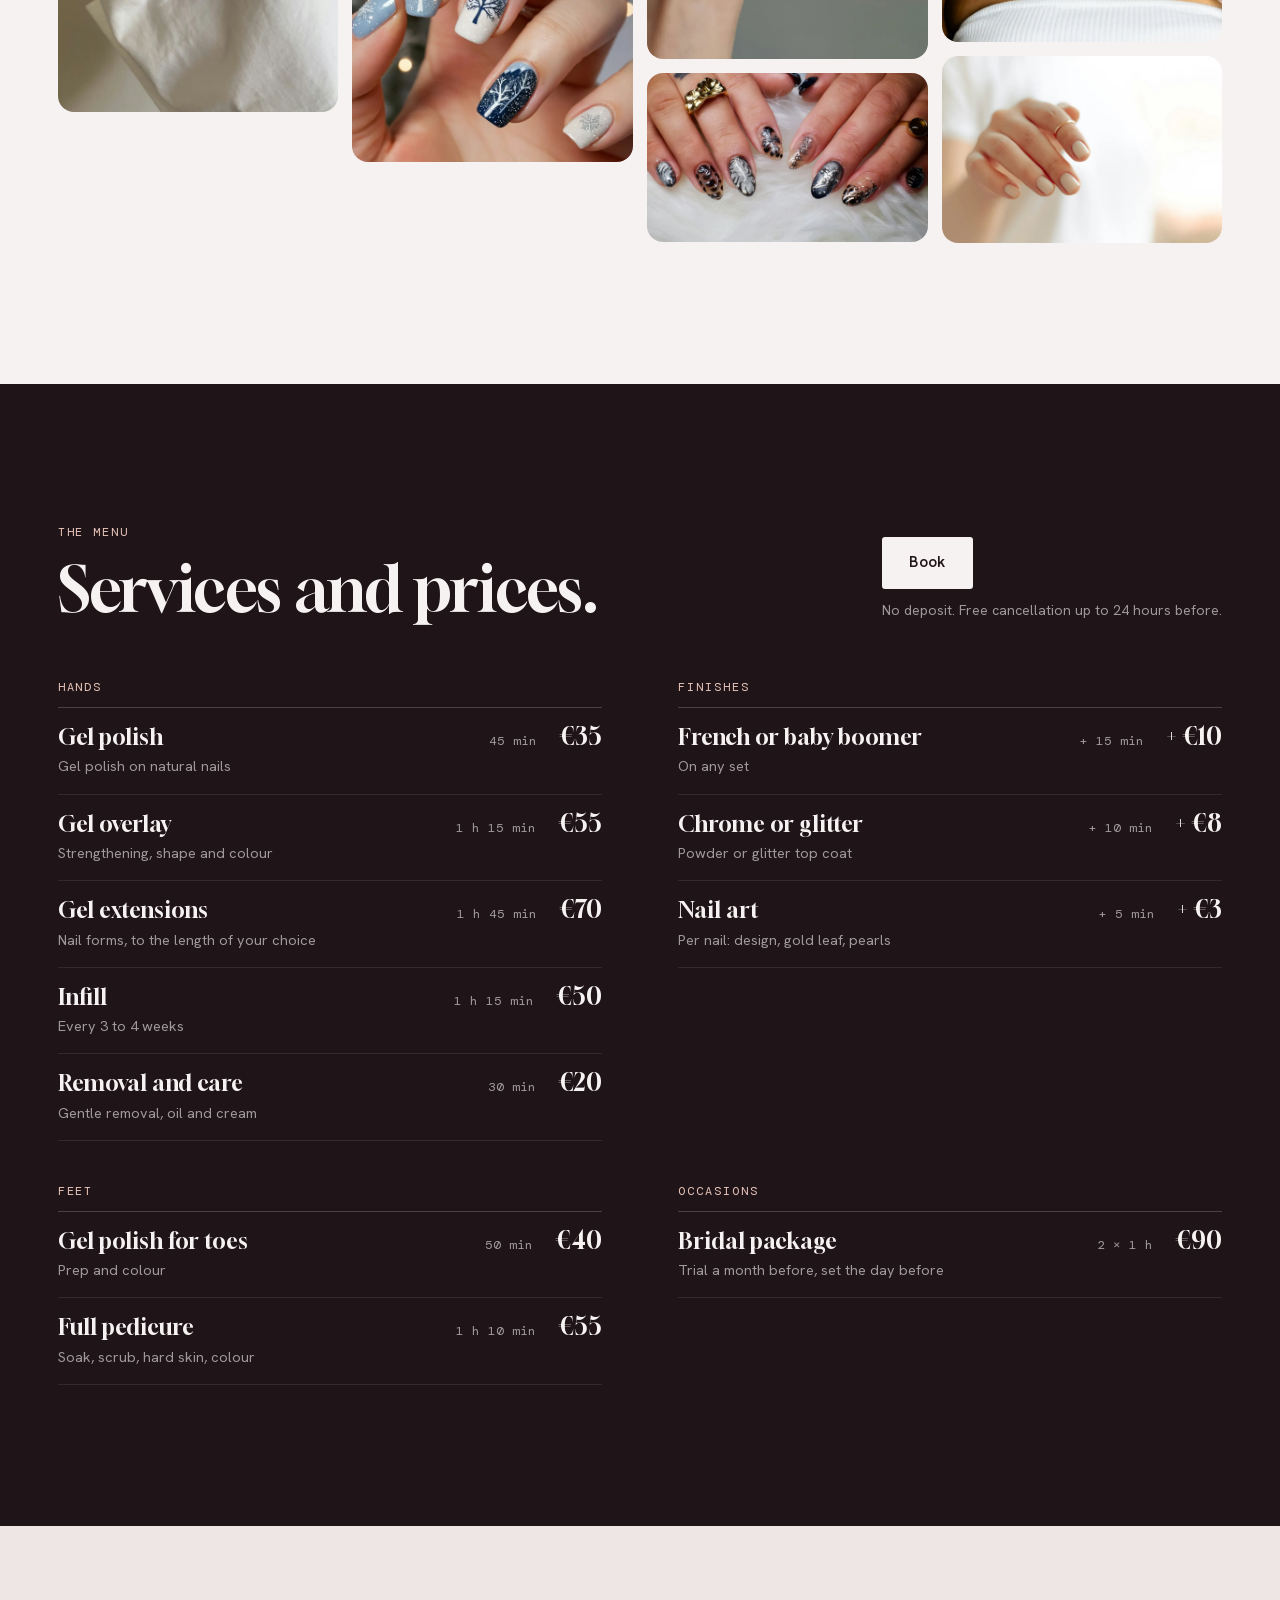
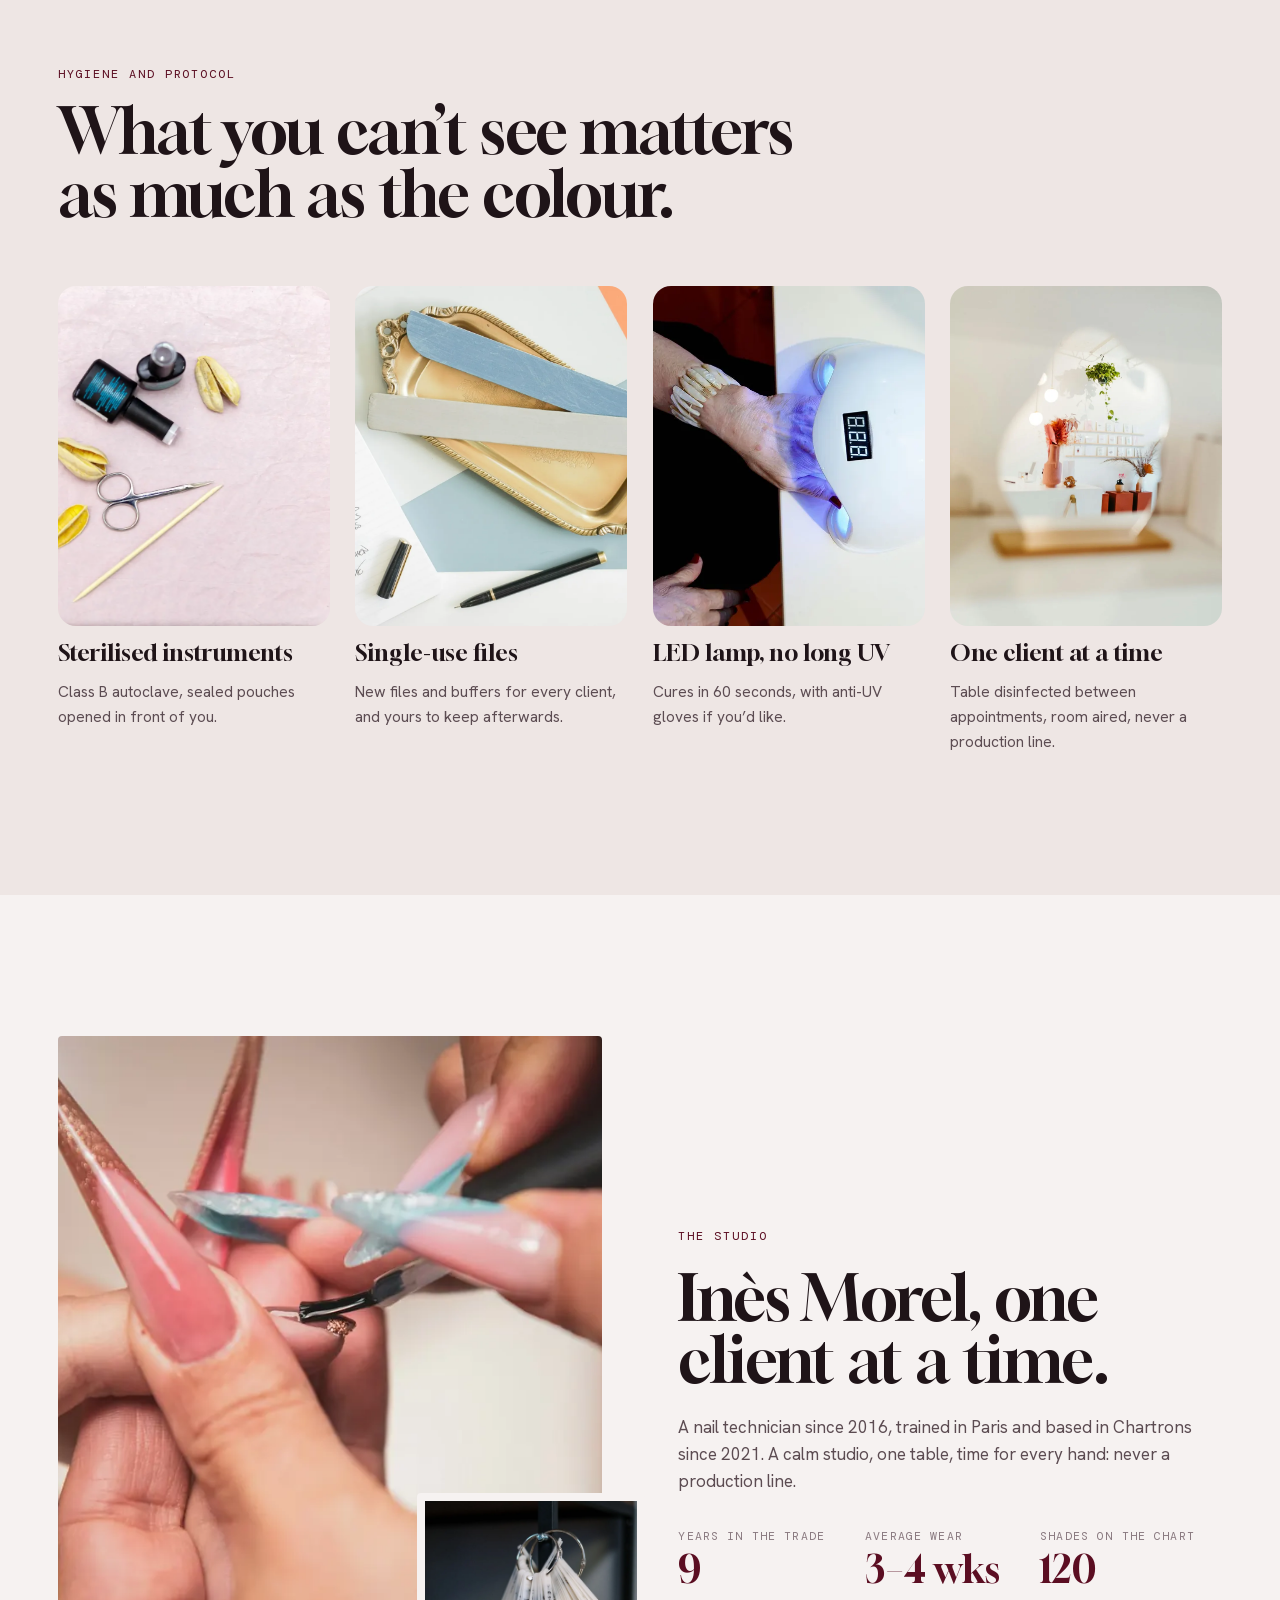
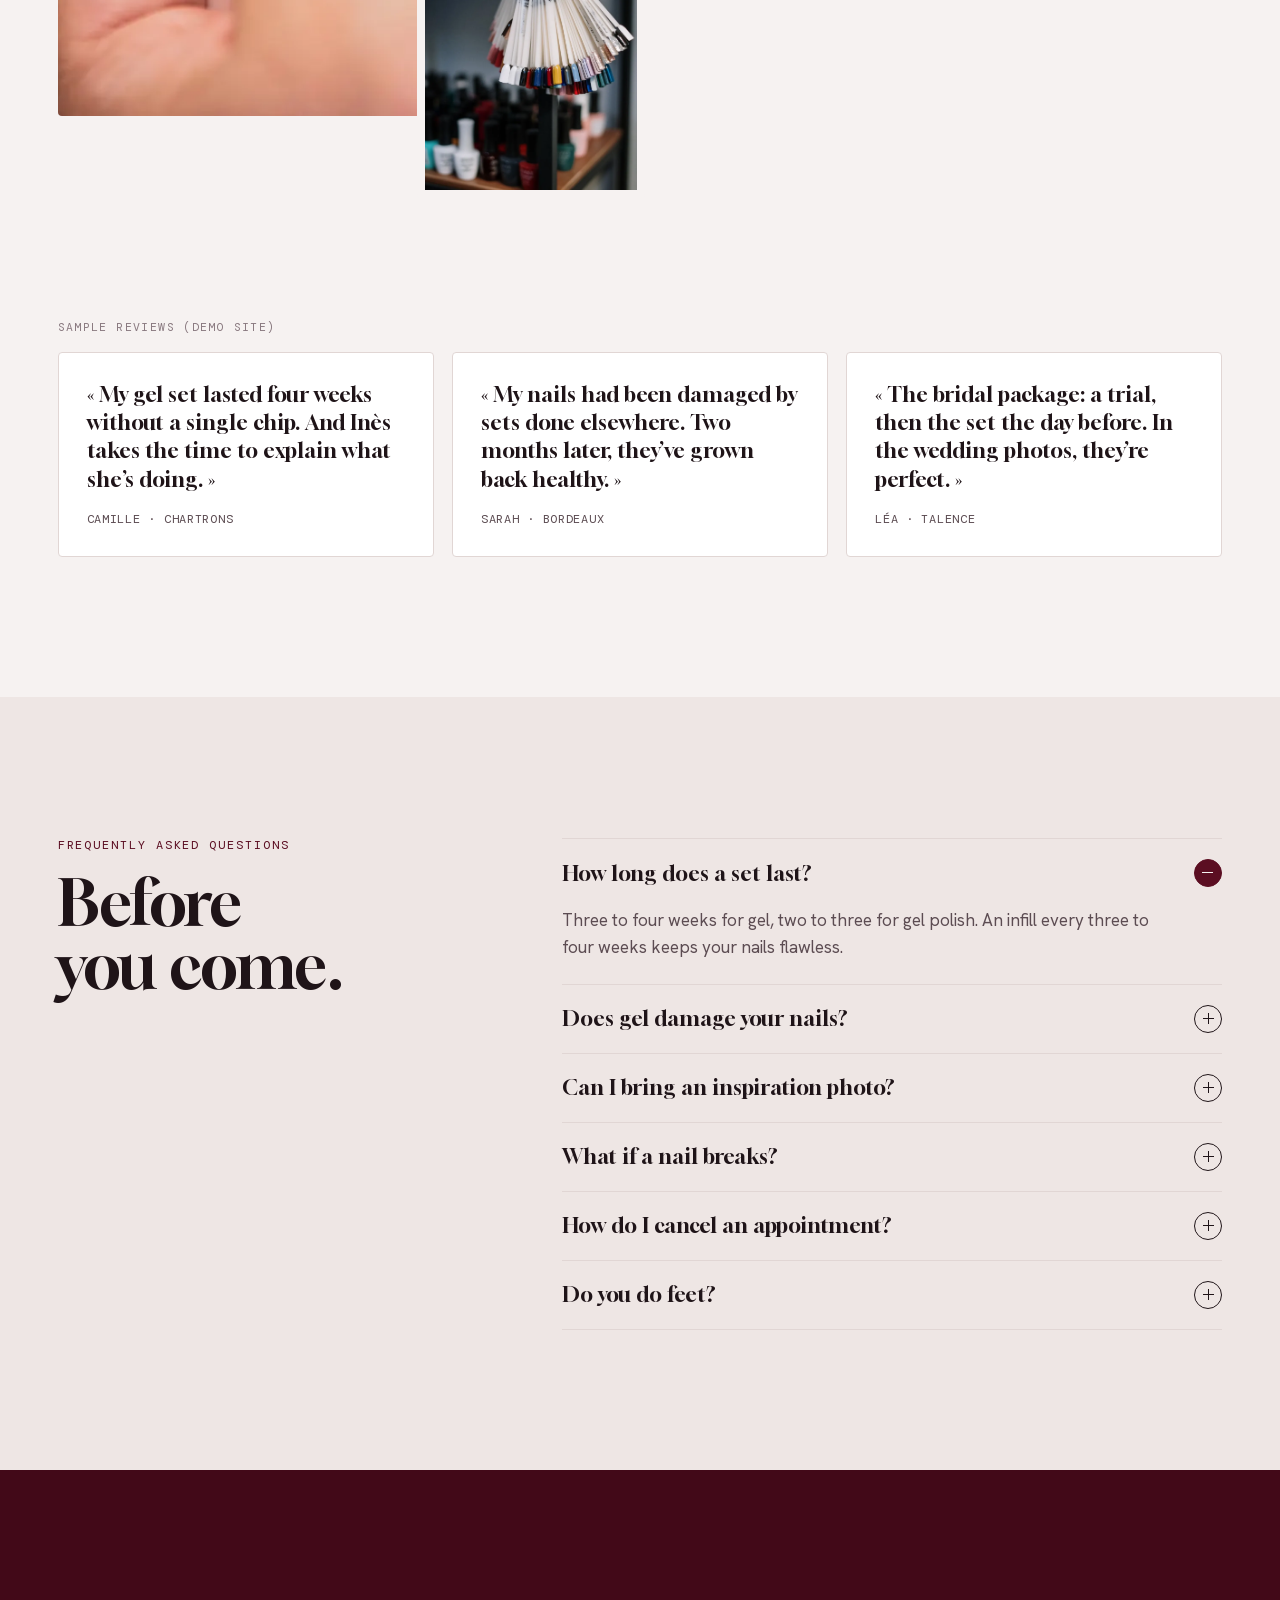
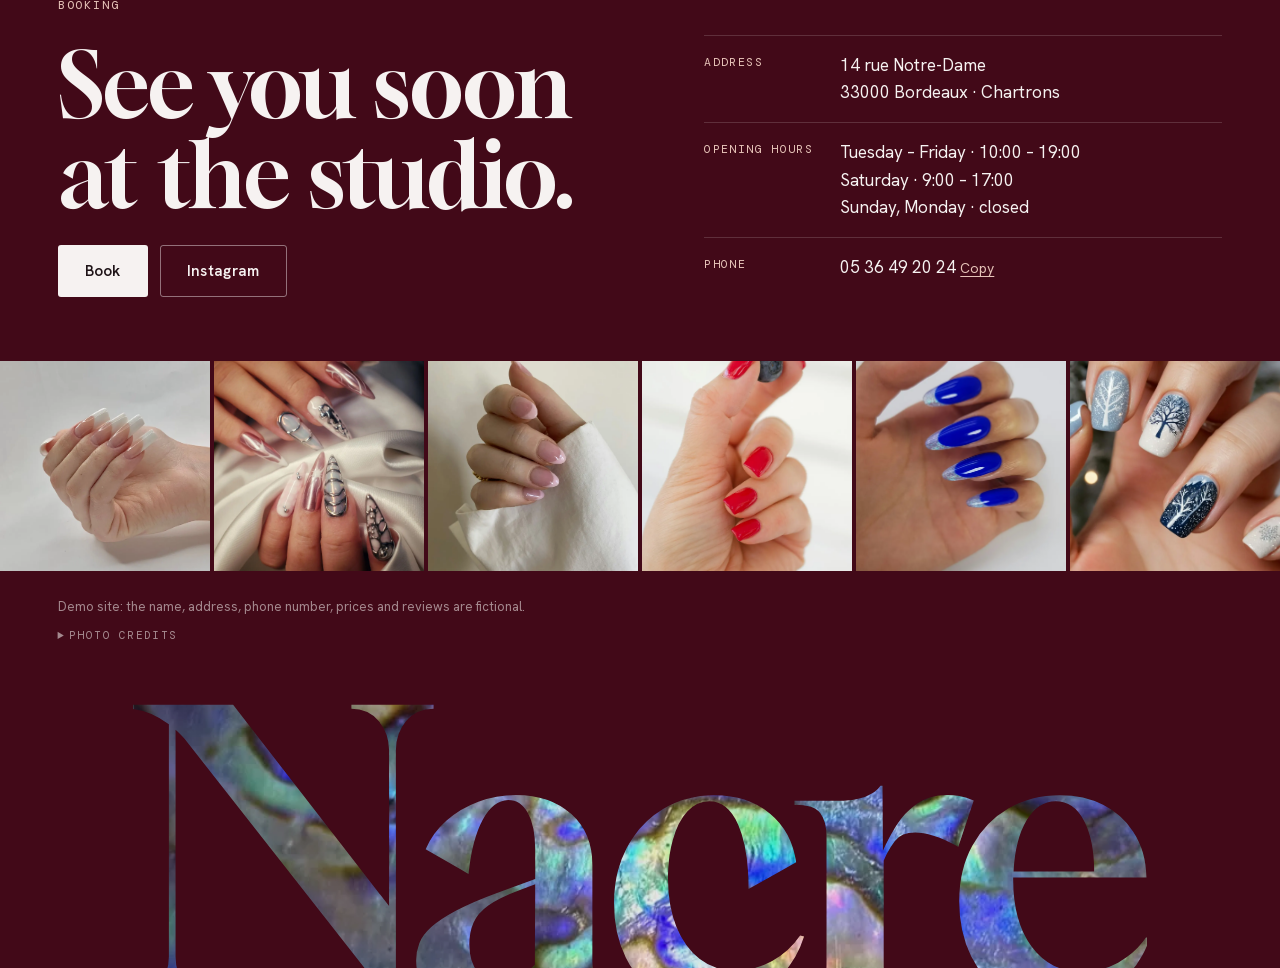
<file: en.html>
<!doctype html>
<html lang="en">
<head>
<meta charset="utf-8">
<meta name="viewport" content="width=device-width, initial-scale=1, viewport-fit=cover">
<meta http-equiv="Content-Security-Policy" content="default-src 'none'; script-src 'self'; style-src 'self' 'unsafe-inline'; img-src 'self' data:; font-src 'self'; media-src 'self'; connect-src 'none'; manifest-src 'self'; object-src 'none'; frame-src 'none'; worker-src 'none'; base-uri 'none'; form-action 'none'; upgrade-insecure-requests">
<meta name="referrer" content="same-origin">
<title>Atelier Nacre · Nail technician in Bordeaux</title>
<meta name="description" content="Atelier Nacre, a nail studio in Bordeaux: gel sets, gel polish and nail art. Try a colour on, choose your shape and book online.">
<meta name="theme-color" content="#F6F2F1">
<link rel="canonical" href="https://hoshuko.github.io/atelier-nacre/en.html">
<link rel="alternate" hreflang="fr" href="https://hoshuko.github.io/atelier-nacre/">
<link rel="alternate" hreflang="en" href="https://hoshuko.github.io/atelier-nacre/en.html">
<link rel="alternate" hreflang="es" href="https://hoshuko.github.io/atelier-nacre/es.html">
<link rel="alternate" hreflang="x-default" href="https://hoshuko.github.io/atelier-nacre/">
<meta property="og:type" content="website">
<meta property="og:site_name" content="Atelier Nacre">
<meta property="og:title" content="Atelier Nacre · Nail technician in Bordeaux">
<meta property="og:description" content="Atelier Nacre, a nail studio in Bordeaux: gel sets, gel polish and nail art. Try a colour on, choose your shape and book online.">
<meta property="og:url" content="https://hoshuko.github.io/atelier-nacre/en.html">
<meta property="og:image" content="https://hoshuko.github.io/atelier-nacre/assets/img/og-en.jpg">
<meta property="og:image:width" content="1200">
<meta property="og:image:height" content="630">
<meta property="og:locale" content="en_GB">
<meta name="twitter:card" content="summary_large_image">
<link rel="icon" href="assets/img/favicon.svg" type="image/svg+xml">
<link rel="preload" href="assets/fonts/gloock-normal-latin.woff2" as="font" type="font/woff2" crossorigin>
<link rel="preload" href="assets/fonts/hanken-grotesk-normal-latin.woff2" as="font" type="font/woff2" crossorigin>
<link rel="preload" href="assets/img/anatomie.webp" as="image">
<link rel="stylesheet" href="assets/css/style.css">
</head>
<body>
<a class="skip" href="#essai">Skip to content</a>
<header class="nav" id="nav">
  <a class="brand" href="#accueil" aria-label="Atelier Nacre, back to top">
    <span class="brand-disc" aria-hidden="true"></span>
    <span class="brand-name">Atelier <b>Nacre</b></span>
  </a>
  <nav class="nav-links" id="nav-links" aria-label="Sections">
    <a href="#essai">Try on</a>
    <a href="#formes">Shapes</a>
    <a href="#galerie">Gallery</a>
    <a href="#tarifs">Prices</a>
    <a href="#atelier">The studio</a>
    <a href="#faq">FAQ</a>
    <div class="lang-switch" role="group" aria-label="Language"><a href="./" hreflang="fr" lang="fr">FR</a><a href="en.html" hreflang="en" lang="en" aria-current="page">EN</a><a href="es.html" hreflang="es" lang="es">ES</a></div>
  </nav>
  <a class="btn btn-rn btn-sm nav-cta" href="#tarifs" data-book>Book</a>
  <button class="nav-burger" type="button" id="nav-burger" aria-expanded="false" aria-controls="nav-links" aria-label="Open menu"><i></i><i></i></button>
</header>

<main>
  <!-- 1. Anatomie d'une pose -->
  <section class="ana" id="accueil" aria-label="Anatomy of a gel set">
    <div class="ana-pin" id="ana-pin">
      <div class="ana-photo" id="ana-photo">
        <img class="ana-img" src="assets/img/anatomie.webp" alt="Two hands with almond nails in a rosy nude polish, resting on white fur" width="2400" height="1350" draggable="false">
        <img class="ana-zoom" id="ana-zoom" src="assets/img/anatomie-ongle.webp" alt="" width="1134" height="851" draggable="false">
      </div>
      <div class="ana-veil" id="ana-veil" aria-hidden="true"></div>
      <div class="ana-copy" id="ana-copy">
        <p class="eyebrow"><span data-cfg="marque.metier">Nail technician</span> · <span data-cfg="marque.ville">Bordeaux</span></p>
        <h1 class="ana-title">One set,<br><span>six layers.</span></h1>
        <p class="ana-lede">Gel, gel polish, nail art. Every set is built up layer by layer, to last three to four weeks without a single chip.</p>
        <div class="ctas">
          <a class="btn btn-rn" href="#tarifs" data-book>Book</a>
          <a class="btn btn-line" href="#essai">Try a colour</a>
        </div>
      </div>
      <div class="ana-stage" id="ana-stage" aria-hidden="true"><div class="stack" id="stack"></div></div>
      <svg class="ana-leaders" id="ana-leaders" aria-hidden="true"></svg>
      <ol class="ana-labels" id="ana-labels" aria-label="The six layers of a gel set"></ol>
      <p class="ana-total" id="ana-total"></p>
      <p class="scroll-hint" aria-hidden="true"><i></i><span>Scroll down: we’ll take the set apart</span></p>
    </div>
  </section>

  <!-- 2. Essayez la couleur -->
  <section class="essai" id="essai">
    <div class="wrap essai-grid">
      <figure class="essai-photo">
        <canvas id="essai-cv" width="935" height="704" aria-label="Hand with nails recoloured in the chosen shade" role="img"></canvas>
        <figcaption class="essai-tag" id="essai-tag"></figcaption>
        <p class="essai-hold">Press and hold to see the original</p>
      </figure>
      <div class="essai-side">
        <header class="sec-head">
          <p class="eyebrow">Try the colour</p>
          <h2>You choose, we polish.</h2>
          <p class="sec-lede">Twelve shades from our colour chart, four finishes. The preview keeps the polish’s reflections, so it’s as close as possible to what you’ll see at the studio.</p>
        </header>
        <div class="swatches" id="swatches" role="radiogroup" aria-label="Shade"></div>
        <div class="finishes" id="finishes" role="radiogroup" aria-label="Finish"></div>
        <div class="essai-actions">
          <a class="btn btn-rn" href="#tarifs" data-book id="essai-book">Book with this shade</a>
          <button class="btn btn-line" type="button" id="essai-copy">Copy the reference</button>
        </div>
      </div>
    </div>
  </section>

  <!-- 3. Quelle forme ? -->
  <section class="formes" id="formes">
    <div class="wrap formes-grid">
      <div class="formes-copy">
        <header class="sec-head">
          <p class="eyebrow">Which shape?</p>
          <h2>Five shapes. One that suits you.</h2>
        </header>
        <div class="shape-tabs" id="shape-tabs" role="tablist" aria-label="Nail shapes"></div>
        <div class="shape-info" id="shape-info" role="tabpanel"></div>
      </div>
      <figure class="shape-fig">
        <svg class="shape-svg" id="shape-svg" viewBox="0 0 200 330" role="img" aria-label="Nail outline">
          <defs>
            <pattern id="nacre" patternUnits="userSpaceOnUse" width="200" height="266"><image href="assets/img/tx-nacre.webp" width="200" height="266" preserveAspectRatio="xMidYMid slice"/></pattern>
            <linearGradient id="nat" x1="0" y1="0" x2="0" y2="1"><stop offset="0" stop-color="#F3D6CF"/><stop offset="1" stop-color="#E6B8AE"/></linearGradient>
            <linearGradient id="gloss" x1="0" y1="0" x2="1" y2="0"><stop offset=".18" stop-color="#fff" stop-opacity="0"/><stop offset=".3" stop-color="#fff" stop-opacity=".55"/><stop offset=".42" stop-color="#fff" stop-opacity="0"/></linearGradient>
            <clipPath id="shape-clip"><path id="shape-clip-path"/></clipPath>
          </defs>
          <g clip-path="url(#shape-clip)">
            <rect x="0" y="0" width="200" height="150" fill="url(#nacre)"/>
            <rect x="0" y="150" width="200" height="180" fill="url(#nat)"/>
            <rect x="0" y="0" width="200" height="330" fill="url(#gloss)"/>
          </g>
          <path class="shape-line" id="shape-path"/>
          <line class="shape-edge" x1="18" y1="150" x2="206" y2="150"/>
          <text class="shape-note" x="170" y="141">natural<tspan x="170" dy="10.5">free edge</tspan></text>
          <text class="shape-note shape-mm" id="shape-mm" x="100" y="324" text-anchor="middle"></text>
        </svg>
      </figure>
    </div>
  </section>

  <!-- 4. Galerie -->
  <section class="galerie" id="galerie">
    <div class="wrap">
      <header class="sec-head sec-head-split">
        <div><p class="eyebrow">Gallery</p><h2>This week’s sets.</h2></div>
        <div class="chips" id="gal-chips" role="group" aria-label="Filter the gallery"></div>
      </header>
      <div class="gal" id="gal"></div>
    </div>
  </section>

  <!-- 5. Tarifs -->
  <section class="tarifs" id="tarifs">
    <div class="wrap">
      <header class="sec-head sec-head-split">
        <div><p class="eyebrow eyebrow-light">The menu</p><h2>Services and prices.</h2></div>
        <div class="tarifs-cta">
          <a class="btn btn-pearl" href="#" data-book id="tarifs-book">Book</a>
          <p class="dim">No deposit. Free cancellation up to 24 hours before.</p>
        </div>
      </header>
      <div class="menu" id="menu"></div>
    </div>
  </section>

  <!-- 6. Hygiène -->
  <section class="hygiene" id="atelier">
    <div class="wrap">
      <header class="sec-head">
        <p class="eyebrow">Hygiene and protocol</p>
        <h2>What you can’t see matters as much as the colour.</h2>
      </header>
      <div class="hyg" id="hyg"></div>
    </div>
  </section>

  <!-- 7. L'artiste -->
  <section class="artiste" id="artiste">
    <div class="wrap artiste-grid">
      <figure class="artiste-photo">
        <img src="assets/img/studio-pose.webp" alt="Nail technician applying polish to long nails" loading="lazy" decoding="async">
        <img class="artiste-inset" src="assets/img/studio-nuancier.webp" alt="Polish colour chart at the studio" loading="lazy" decoding="async">
      </figure>
      <div class="artiste-copy">
        <p class="eyebrow">The studio</p>
        <h2><span data-cfg="marque.artiste">Inès Morel</span>, one client at a time.</h2>
        <p class="sec-lede">A nail technician since 2016, trained in Paris and based in Chartrons since 2021. A calm studio, one table, time for every hand: never a production line.</p>
        <dl class="stats">
          <div><dt>Years in the trade</dt><dd>9</dd></div>
          <div><dt>Average wear</dt><dd>3–4 wks</dd></div>
          <div><dt>Shades on the chart</dt><dd>120</dd></div>
        </dl>
      </div>
    </div>
  </section>

  <!-- 8. Avis -->
  <section class="avis-sec" id="avis-sec">
    <div class="wrap">
      <p class="avis-flag">Sample reviews (demo site)</p>
      <div class="avis" id="avis"></div>
    </div>
  </section>

  <!-- 9. Questions -->
  <section class="faq" id="faq">
    <div class="wrap faq-grid">
      <header class="sec-head"><p class="eyebrow">Frequently asked questions</p><h2>Before you come.</h2></header>
      <div class="faq-list" id="faq-list"></div>
    </div>
  </section>
</main>

<!-- 10. Contact -->
<footer class="contact" id="contact">
  <div class="wrap contact-grid">
    <div class="contact-main">
      <p class="eyebrow eyebrow-light">Booking</p>
      <h2>See you soon at the studio.</h2>
      <div class="ctas"><a class="btn btn-pearl" href="#" data-book id="contact-book">Book</a><a class="btn btn-line-light" id="insta-link" href="#" target="_blank" rel="noopener">Instagram</a></div>
    </div>
    <dl class="contact-info">
      <div><dt>Address</dt><dd><span data-cfg="contact.adresse">14 rue Notre-Dame</span><br><span data-cfg="contact.codePostal">33000</span> <span data-cfg="contact.ville">Bordeaux</span> · <span data-cfg="contact.quartier">Chartrons</span></dd></div>
      <div><dt>Opening hours</dt><dd id="hours"></dd></div>
      <div><dt>Phone</dt><dd><span class="sel" data-cfg="contact.telephone">05 36 49 20 24</span> <button class="link-btn" type="button" id="copy-phone">Copy</button></dd></div>
    </dl>
  </div>
  <div class="insta" id="insta" aria-label="Instagram preview"></div>
  <div class="wrap foot">
    <p class="demo-note" id="demo-note">Demo site: the name, address, phone number, prices and reviews are fictional.</p>
    <details class="credits"><summary>Photo credits</summary><ul id="credits"></ul></details>
  </div>
  <div class="facade" aria-hidden="true"><span>Nacre</span></div>
</footer>

<div class="lightbox" id="lightbox" role="dialog" aria-modal="true" aria-label="Viewer" hidden>
  <button class="lb-btn lb-close" type="button" id="lb-close" aria-label="Close">✕</button>
  <button class="lb-btn lb-prev" type="button" id="lb-prev" aria-label="Previous photo">←</button>
  <figure class="lb-fig" id="lb-fig"><img id="lb-img" alt=""><figcaption id="lb-cap"></figcaption></figure>
  <button class="lb-btn lb-next" type="button" id="lb-next" aria-label="Next photo">→</button>
</div>
<div class="toast" id="toast" role="status" aria-live="polite"></div>

<script src="assets/js/config.en.js"></script>
<script src="assets/js/nails.js"></script>
<script src="assets/js/app.js"></script>
</body>
</html>
</file>
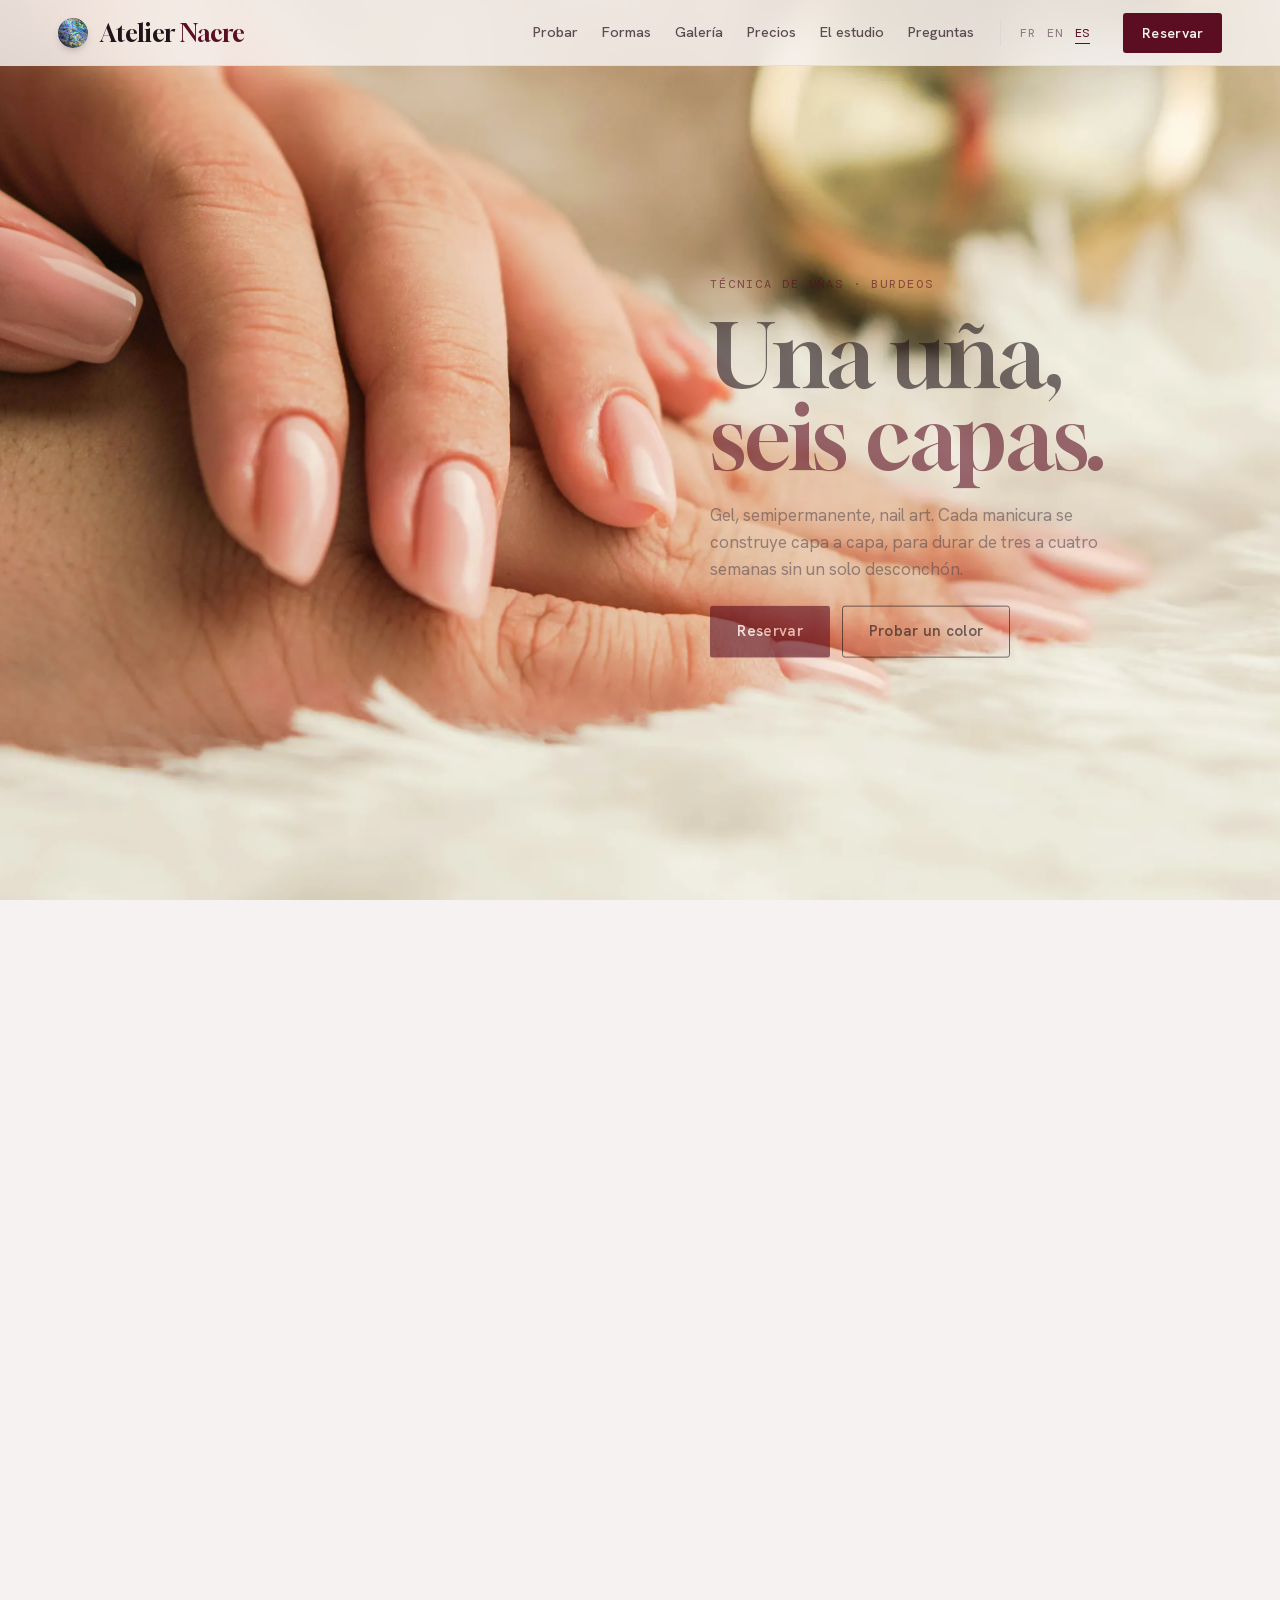
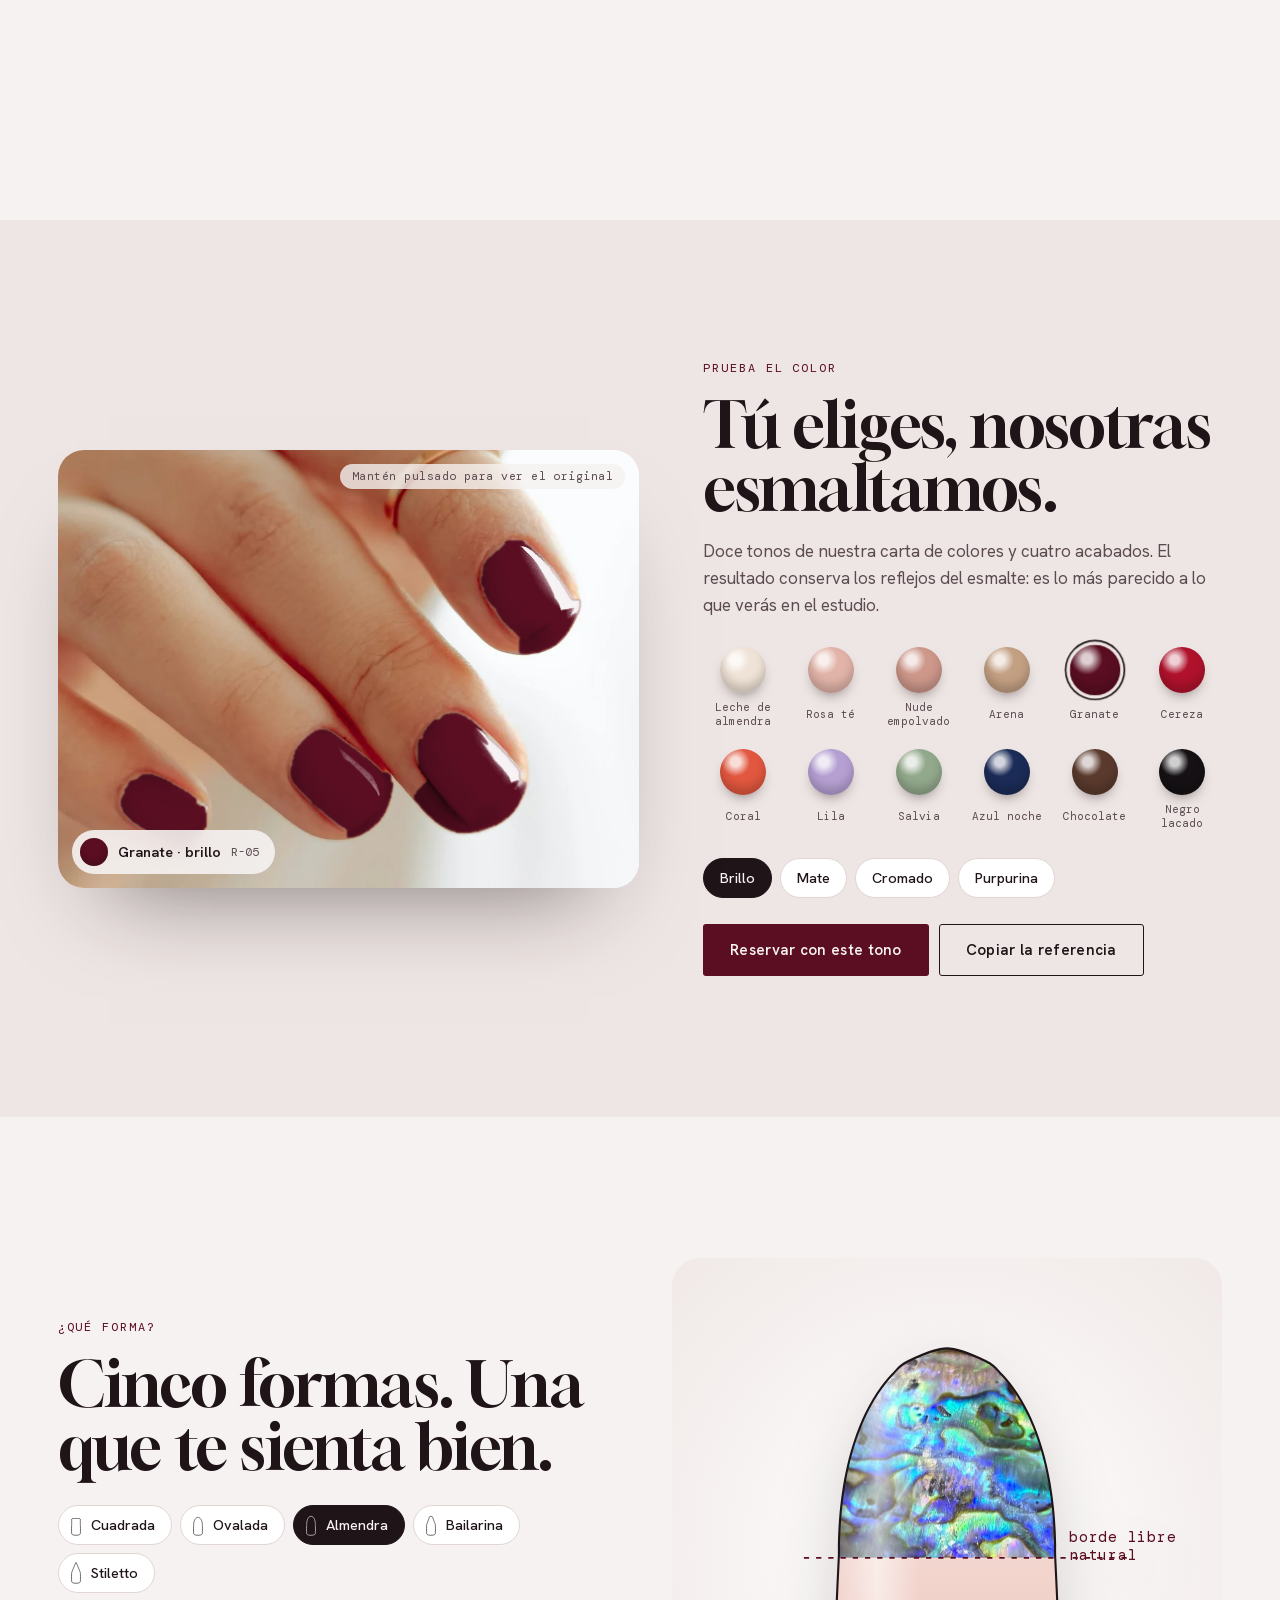
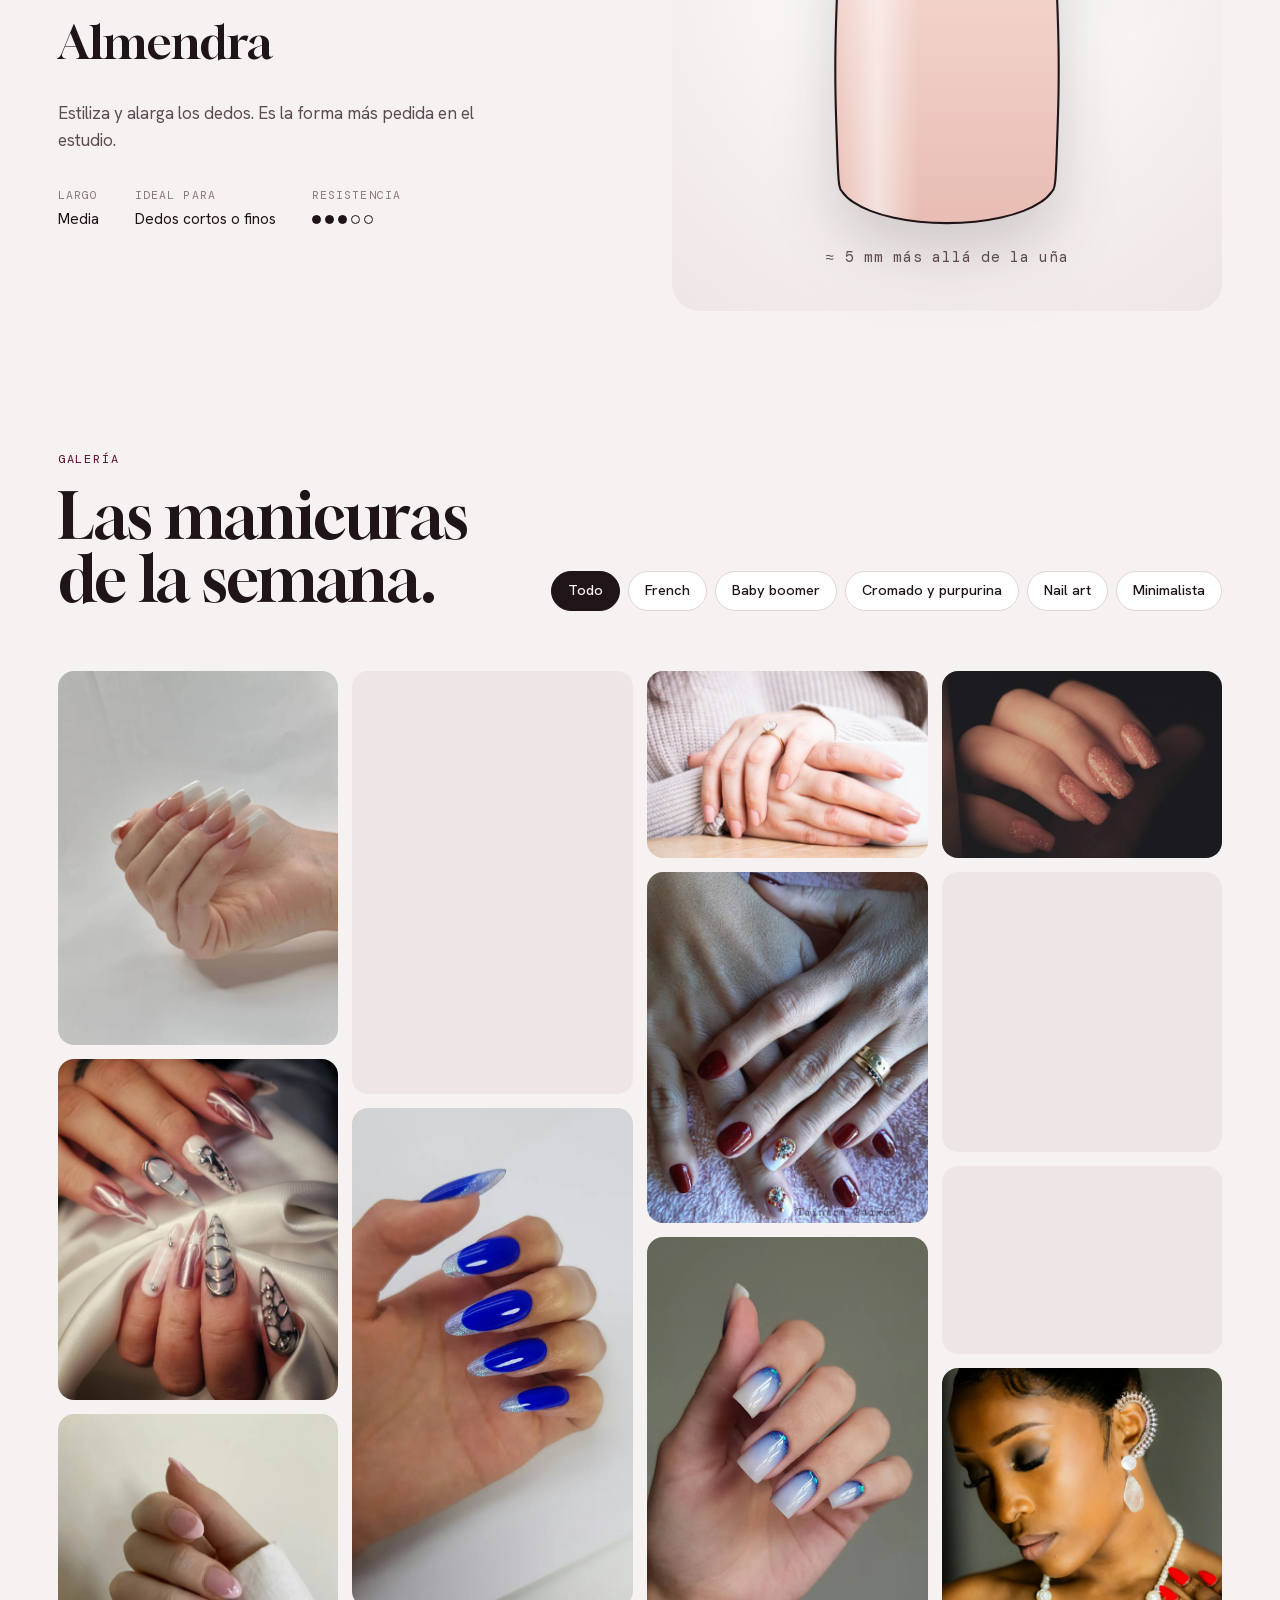
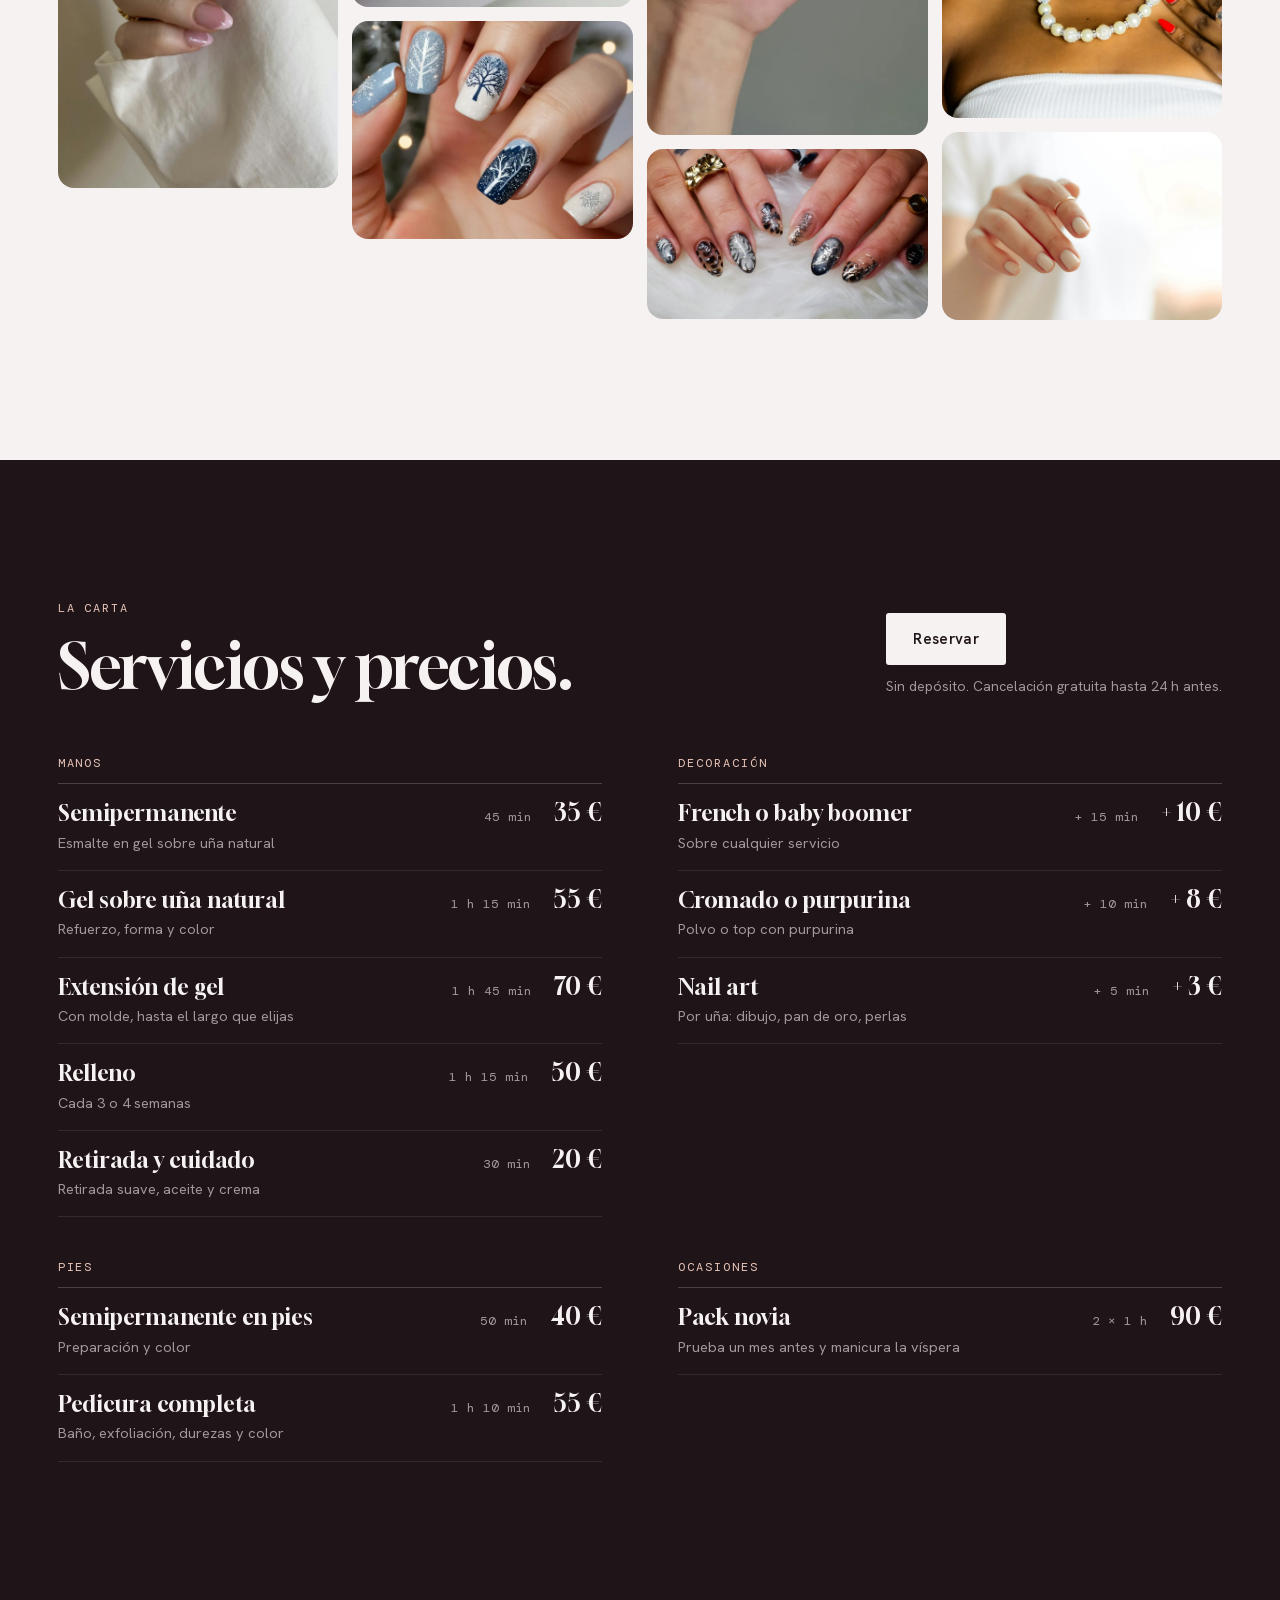
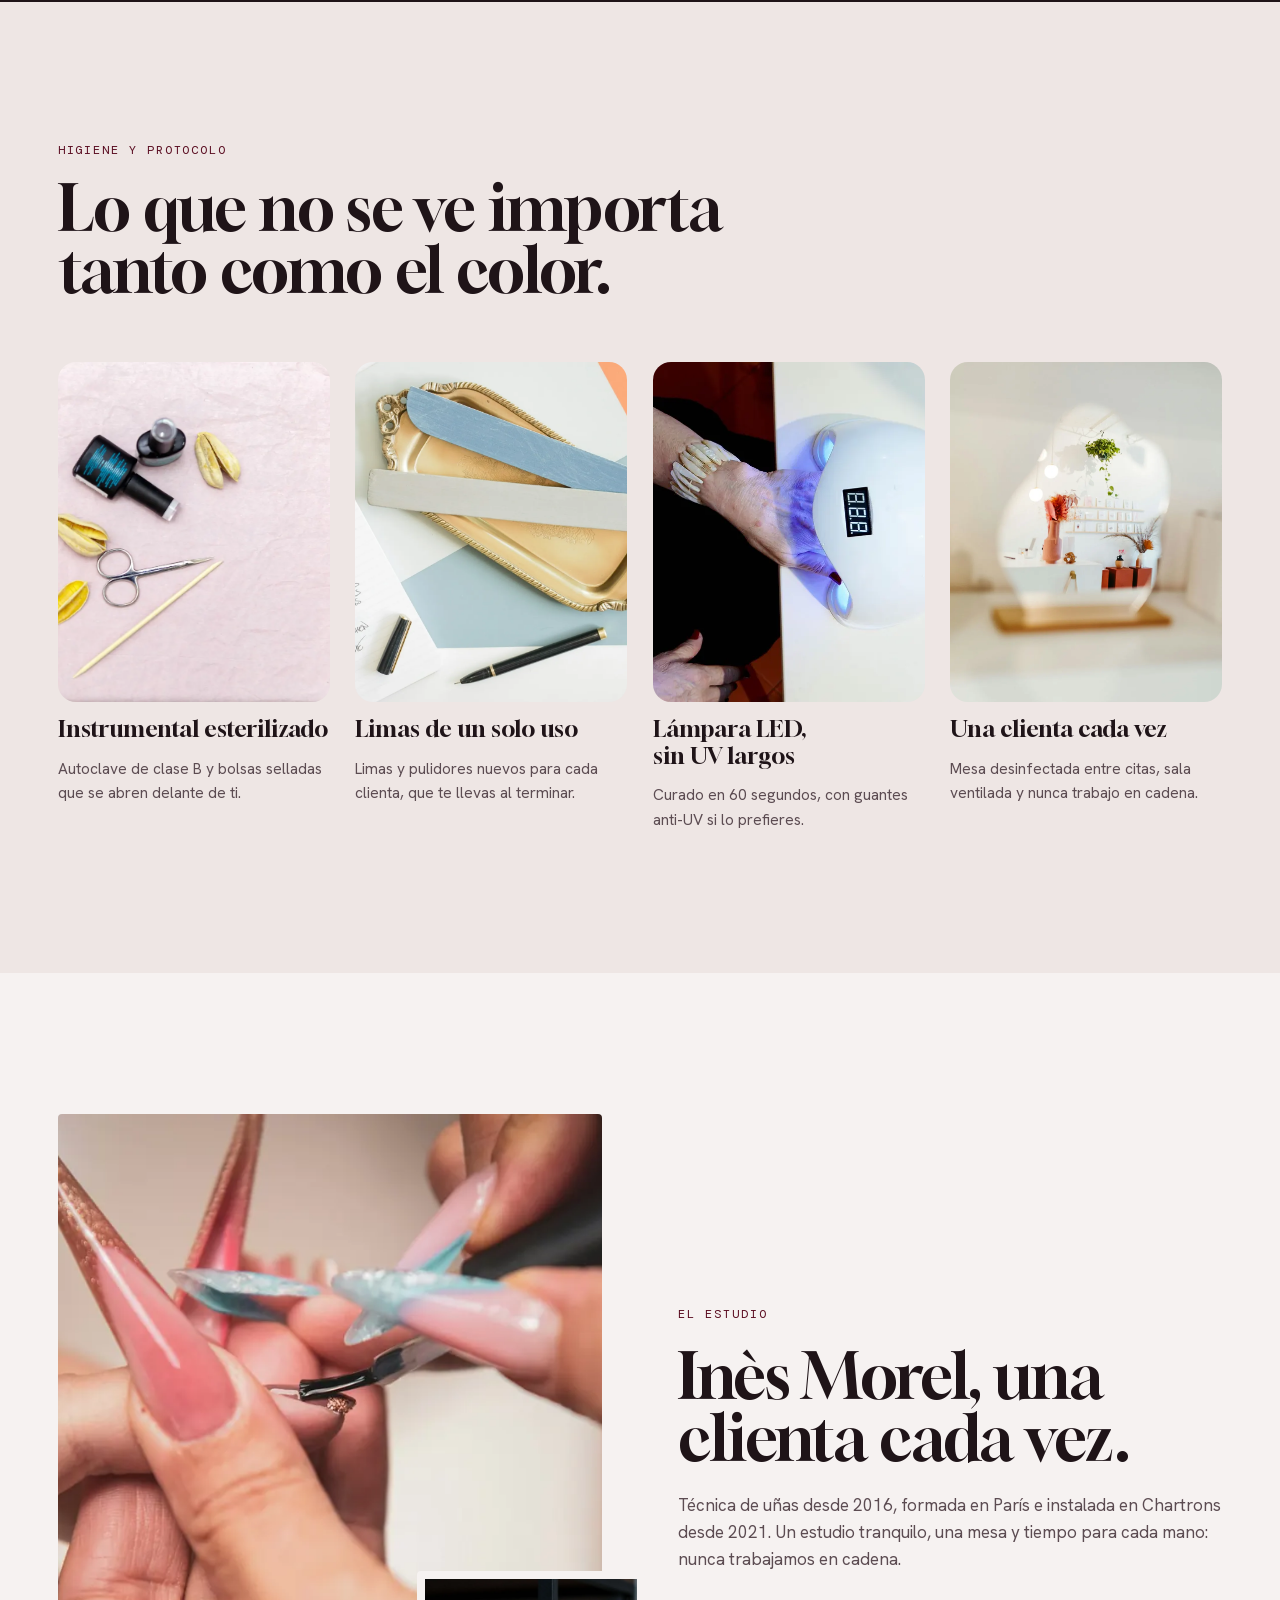
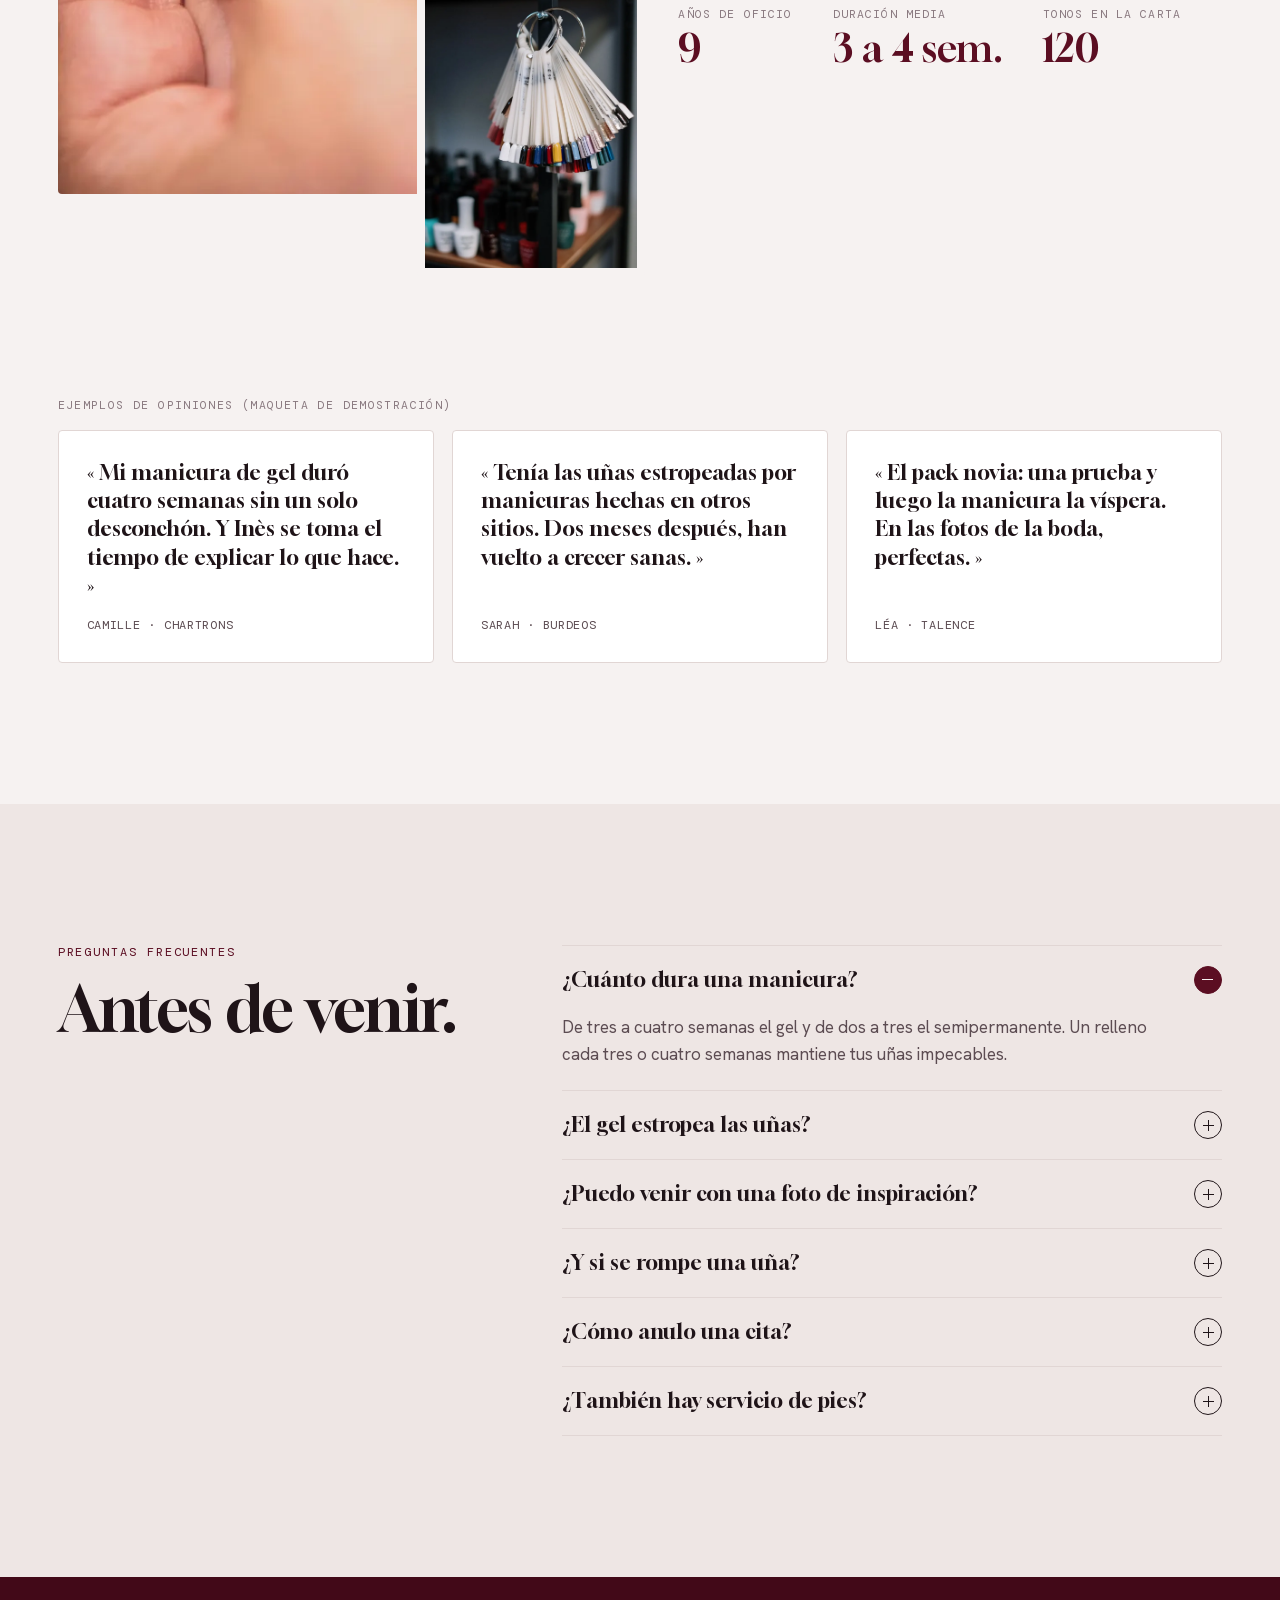
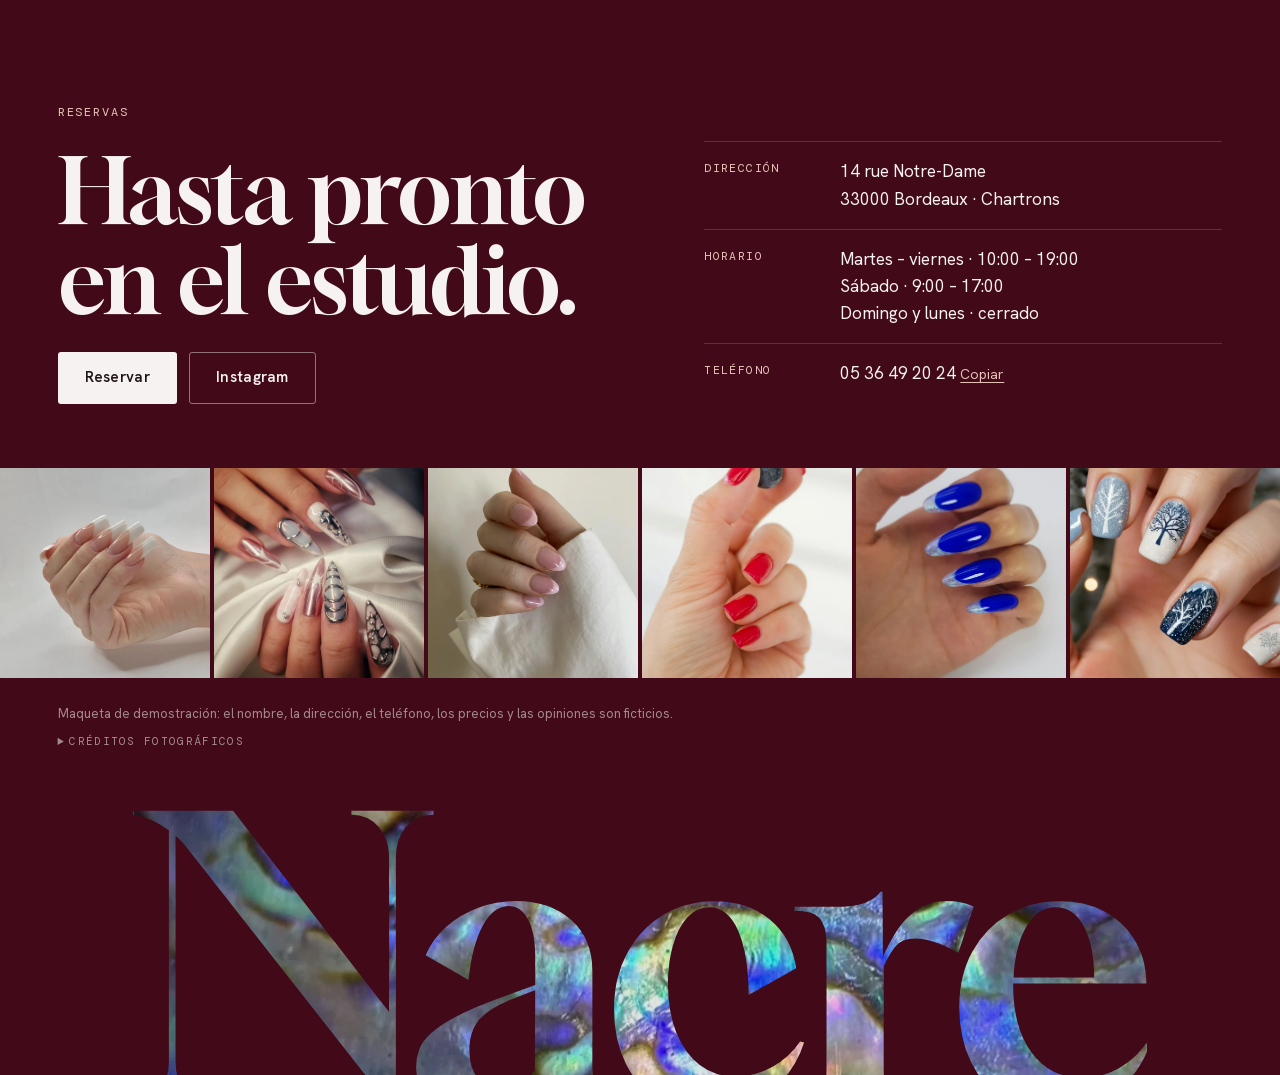
<file: es.html>
<!doctype html>
<html lang="es">
<head>
<meta charset="utf-8">
<meta name="viewport" content="width=device-width, initial-scale=1, viewport-fit=cover">
<meta http-equiv="Content-Security-Policy" content="default-src 'none'; script-src 'self'; style-src 'self' 'unsafe-inline'; img-src 'self' data:; font-src 'self'; media-src 'self'; connect-src 'none'; manifest-src 'self'; object-src 'none'; frame-src 'none'; worker-src 'none'; base-uri 'none'; form-action 'none'; upgrade-insecure-requests">
<meta name="referrer" content="same-origin">
<title>Atelier Nacre · Técnica de uñas en Burdeos</title>
<meta name="description" content="Atelier Nacre, estudio de uñas en Burdeos: gel, semipermanente y nail art. Prueba un color, elige tu forma y reserva en línea.">
<meta name="theme-color" content="#F6F2F1">
<link rel="canonical" href="https://hoshuko.github.io/atelier-nacre/es.html">
<link rel="alternate" hreflang="fr" href="https://hoshuko.github.io/atelier-nacre/">
<link rel="alternate" hreflang="en" href="https://hoshuko.github.io/atelier-nacre/en.html">
<link rel="alternate" hreflang="es" href="https://hoshuko.github.io/atelier-nacre/es.html">
<link rel="alternate" hreflang="x-default" href="https://hoshuko.github.io/atelier-nacre/">
<meta property="og:type" content="website">
<meta property="og:site_name" content="Atelier Nacre">
<meta property="og:title" content="Atelier Nacre · Técnica de uñas en Burdeos">
<meta property="og:description" content="Atelier Nacre, estudio de uñas en Burdeos: gel, semipermanente y nail art. Prueba un color, elige tu forma y reserva en línea.">
<meta property="og:url" content="https://hoshuko.github.io/atelier-nacre/es.html">
<meta property="og:image" content="https://hoshuko.github.io/atelier-nacre/assets/img/og-es.jpg">
<meta property="og:image:width" content="1200">
<meta property="og:image:height" content="630">
<meta property="og:locale" content="es_ES">
<meta name="twitter:card" content="summary_large_image">
<link rel="icon" href="assets/img/favicon.svg" type="image/svg+xml">
<link rel="preload" href="assets/fonts/gloock-normal-latin.woff2" as="font" type="font/woff2" crossorigin>
<link rel="preload" href="assets/fonts/hanken-grotesk-normal-latin.woff2" as="font" type="font/woff2" crossorigin>
<link rel="preload" href="assets/img/anatomie.webp" as="image">
<link rel="stylesheet" href="assets/css/style.css">
</head>
<body>
<a class="skip" href="#essai">Saltar al contenido</a>
<header class="nav" id="nav">
  <a class="brand" href="#accueil" aria-label="Atelier Nacre, volver arriba">
    <span class="brand-disc" aria-hidden="true"></span>
    <span class="brand-name">Atelier <b>Nacre</b></span>
  </a>
  <nav class="nav-links" id="nav-links" aria-label="Secciones">
    <a href="#essai">Probar</a>
    <a href="#formes">Formas</a>
    <a href="#galerie">Galería</a>
    <a href="#tarifs">Precios</a>
    <a href="#atelier">El estudio</a>
    <a href="#faq">Preguntas</a>
    <div class="lang-switch" role="group" aria-label="Idioma"><a href="./" hreflang="fr" lang="fr">FR</a><a href="en.html" hreflang="en" lang="en">EN</a><a href="es.html" hreflang="es" lang="es" aria-current="page">ES</a></div>
  </nav>
  <a class="btn btn-rn btn-sm nav-cta" href="#tarifs" data-book>Reservar</a>
  <button class="nav-burger" type="button" id="nav-burger" aria-expanded="false" aria-controls="nav-links" aria-label="Abrir el menú"><i></i><i></i></button>
</header>

<main>
  <!-- 1. Anatomie d'une pose -->
  <section class="ana" id="accueil" aria-label="Anatomía de una manicura">
    <div class="ana-pin" id="ana-pin">
      <div class="ana-photo" id="ana-photo">
        <img class="ana-img" src="assets/img/anatomie.webp" alt="Dos manos con uñas almendra esmaltadas en nude rosado, apoyadas sobre una piel blanca" width="2400" height="1350" draggable="false">
        <img class="ana-zoom" id="ana-zoom" src="assets/img/anatomie-ongle.webp" alt="" width="1134" height="851" draggable="false">
      </div>
      <div class="ana-veil" id="ana-veil" aria-hidden="true"></div>
      <div class="ana-copy" id="ana-copy">
        <p class="eyebrow"><span data-cfg="marque.metier">Técnica de uñas</span> · <span data-cfg="marque.ville">Burdeos</span></p>
        <h1 class="ana-title">Una uña,<br><span>seis capas.</span></h1>
        <p class="ana-lede">Gel, semipermanente, nail art. Cada manicura se construye capa a capa, para durar de tres a cuatro semanas sin un solo desconchón.</p>
        <div class="ctas">
          <a class="btn btn-rn" href="#tarifs" data-book>Reservar</a>
          <a class="btn btn-line" href="#essai">Probar un color</a>
        </div>
      </div>
      <div class="ana-stage" id="ana-stage" aria-hidden="true"><div class="stack" id="stack"></div></div>
      <svg class="ana-leaders" id="ana-leaders" aria-hidden="true"></svg>
      <ol class="ana-labels" id="ana-labels" aria-label="Las seis capas de una manicura de gel"></ol>
      <p class="ana-total" id="ana-total"></p>
      <p class="scroll-hint" aria-hidden="true"><i></i><span>Desliza: desmontamos la manicura</span></p>
    </div>
  </section>

  <!-- 2. Essayez la couleur -->
  <section class="essai" id="essai">
    <div class="wrap essai-grid">
      <figure class="essai-photo">
        <canvas id="essai-cv" width="935" height="704" aria-label="Mano con las uñas coloreadas en el tono elegido" role="img"></canvas>
        <figcaption class="essai-tag" id="essai-tag"></figcaption>
        <p class="essai-hold">Mantén pulsado para ver el original</p>
      </figure>
      <div class="essai-side">
        <header class="sec-head">
          <p class="eyebrow">Prueba el color</p>
          <h2>Tú eliges, nosotras esmaltamos.</h2>
          <p class="sec-lede">Doce tonos de nuestra carta de colores y cuatro acabados. El resultado conserva los reflejos del esmalte: es lo más parecido a lo que verás en el estudio.</p>
        </header>
        <div class="swatches" id="swatches" role="radiogroup" aria-label="Tono"></div>
        <div class="finishes" id="finishes" role="radiogroup" aria-label="Acabado"></div>
        <div class="essai-actions">
          <a class="btn btn-rn" href="#tarifs" data-book id="essai-book">Reservar con este tono</a>
          <button class="btn btn-line" type="button" id="essai-copy">Copiar la referencia</button>
        </div>
      </div>
    </div>
  </section>

  <!-- 3. Quelle forme ? -->
  <section class="formes" id="formes">
    <div class="wrap formes-grid">
      <div class="formes-copy">
        <header class="sec-head">
          <p class="eyebrow">¿Qué forma?</p>
          <h2>Cinco formas. Una que te sienta bien.</h2>
        </header>
        <div class="shape-tabs" id="shape-tabs" role="tablist" aria-label="Formas de uña"></div>
        <div class="shape-info" id="shape-info" role="tabpanel"></div>
      </div>
      <figure class="shape-fig">
        <svg class="shape-svg" id="shape-svg" viewBox="0 0 200 330" role="img" aria-label="Contorno de la uña">
          <defs>
            <pattern id="nacre" patternUnits="userSpaceOnUse" width="200" height="266"><image href="assets/img/tx-nacre.webp" width="200" height="266" preserveAspectRatio="xMidYMid slice"/></pattern>
            <linearGradient id="nat" x1="0" y1="0" x2="0" y2="1"><stop offset="0" stop-color="#F3D6CF"/><stop offset="1" stop-color="#E6B8AE"/></linearGradient>
            <linearGradient id="gloss" x1="0" y1="0" x2="1" y2="0"><stop offset=".18" stop-color="#fff" stop-opacity="0"/><stop offset=".3" stop-color="#fff" stop-opacity=".55"/><stop offset=".42" stop-color="#fff" stop-opacity="0"/></linearGradient>
            <clipPath id="shape-clip"><path id="shape-clip-path"/></clipPath>
          </defs>
          <g clip-path="url(#shape-clip)">
            <rect x="0" y="0" width="200" height="150" fill="url(#nacre)"/>
            <rect x="0" y="150" width="200" height="180" fill="url(#nat)"/>
            <rect x="0" y="0" width="200" height="330" fill="url(#gloss)"/>
          </g>
          <path class="shape-line" id="shape-path"/>
          <line class="shape-edge" x1="18" y1="150" x2="206" y2="150"/>
          <text class="shape-note" x="170" y="141">borde libre<tspan x="170" dy="10.5">natural</tspan></text>
          <text class="shape-note shape-mm" id="shape-mm" x="100" y="324" text-anchor="middle"></text>
        </svg>
      </figure>
    </div>
  </section>

  <!-- 4. Galerie -->
  <section class="galerie" id="galerie">
    <div class="wrap">
      <header class="sec-head sec-head-split">
        <div><p class="eyebrow">Galería</p><h2>Las manicuras de la semana.</h2></div>
        <div class="chips" id="gal-chips" role="group" aria-label="Filtrar la galería"></div>
      </header>
      <div class="gal" id="gal"></div>
    </div>
  </section>

  <!-- 5. Tarifs -->
  <section class="tarifs" id="tarifs">
    <div class="wrap">
      <header class="sec-head sec-head-split">
        <div><p class="eyebrow eyebrow-light">La carta</p><h2>Servicios y precios.</h2></div>
        <div class="tarifs-cta">
          <a class="btn btn-pearl" href="#" data-book id="tarifs-book">Reservar</a>
          <p class="dim">Sin depósito. Cancelación gratuita hasta 24 h antes.</p>
        </div>
      </header>
      <div class="menu" id="menu"></div>
    </div>
  </section>

  <!-- 6. Hygiène -->
  <section class="hygiene" id="atelier">
    <div class="wrap">
      <header class="sec-head">
        <p class="eyebrow">Higiene y protocolo</p>
        <h2>Lo que no se ve importa tanto como el color.</h2>
      </header>
      <div class="hyg" id="hyg"></div>
    </div>
  </section>

  <!-- 7. L'artiste -->
  <section class="artiste" id="artiste">
    <div class="wrap artiste-grid">
      <figure class="artiste-photo">
        <img src="assets/img/studio-pose.webp" alt="Técnica aplicando esmalte sobre uñas largas" loading="lazy" decoding="async">
        <img class="artiste-inset" src="assets/img/studio-nuancier.webp" alt="Carta de esmaltes en el estudio" loading="lazy" decoding="async">
      </figure>
      <div class="artiste-copy">
        <p class="eyebrow">El estudio</p>
        <h2><span data-cfg="marque.artiste">Inès Morel</span>, una clienta cada vez.</h2>
        <p class="sec-lede">Técnica de uñas desde 2016, formada en París e instalada en Chartrons desde 2021. Un estudio tranquilo, una mesa y tiempo para cada mano: nunca trabajamos en cadena.</p>
        <dl class="stats">
          <div><dt>Años de oficio</dt><dd>9</dd></div>
          <div><dt>Duración media</dt><dd>3 a 4 sem.</dd></div>
          <div><dt>Tonos en la carta</dt><dd>120</dd></div>
        </dl>
      </div>
    </div>
  </section>

  <!-- 8. Avis -->
  <section class="avis-sec" id="avis-sec">
    <div class="wrap">
      <p class="avis-flag">Ejemplos de opiniones (maqueta de demostración)</p>
      <div class="avis" id="avis"></div>
    </div>
  </section>

  <!-- 9. Questions -->
  <section class="faq" id="faq">
    <div class="wrap faq-grid">
      <header class="sec-head"><p class="eyebrow">Preguntas frecuentes</p><h2>Antes de venir.</h2></header>
      <div class="faq-list" id="faq-list"></div>
    </div>
  </section>
</main>

<!-- 10. Contact -->
<footer class="contact" id="contact">
  <div class="wrap contact-grid">
    <div class="contact-main">
      <p class="eyebrow eyebrow-light">Reservas</p>
      <h2>Hasta pronto en el estudio.</h2>
      <div class="ctas"><a class="btn btn-pearl" href="#" data-book id="contact-book">Reservar</a><a class="btn btn-line-light" id="insta-link" href="#" target="_blank" rel="noopener">Instagram</a></div>
    </div>
    <dl class="contact-info">
      <div><dt>Dirección</dt><dd><span data-cfg="contact.adresse">14 rue Notre-Dame</span><br><span data-cfg="contact.codePostal">33000</span> <span data-cfg="contact.ville">Burdeos</span> · <span data-cfg="contact.quartier">Chartrons</span></dd></div>
      <div><dt>Horario</dt><dd id="hours"></dd></div>
      <div><dt>Teléfono</dt><dd><span class="sel" data-cfg="contact.telephone">05 36 49 20 24</span> <button class="link-btn" type="button" id="copy-phone">Copiar</button></dd></div>
    </dl>
  </div>
  <div class="insta" id="insta" aria-label="Vista previa de Instagram"></div>
  <div class="wrap foot">
    <p class="demo-note" id="demo-note">Maqueta de demostración: el nombre, la dirección, el teléfono, los precios y las opiniones son ficticios.</p>
    <details class="credits"><summary>Créditos fotográficos</summary><ul id="credits"></ul></details>
  </div>
  <div class="facade" aria-hidden="true"><span>Nacre</span></div>
</footer>

<div class="lightbox" id="lightbox" role="dialog" aria-modal="true" aria-label="Visor" hidden>
  <button class="lb-btn lb-close" type="button" id="lb-close" aria-label="Cerrar">✕</button>
  <button class="lb-btn lb-prev" type="button" id="lb-prev" aria-label="Foto anterior">←</button>
  <figure class="lb-fig" id="lb-fig"><img id="lb-img" alt=""><figcaption id="lb-cap"></figcaption></figure>
  <button class="lb-btn lb-next" type="button" id="lb-next" aria-label="Foto siguiente">→</button>
</div>
<div class="toast" id="toast" role="status" aria-live="polite"></div>

<script src="assets/js/config.es.js"></script>
<script src="assets/js/nails.js"></script>
<script src="assets/js/app.js"></script>
</body>
</html>
</file>
<file: assets/css/style.css>
/* Atelier Nacre · feuille de style */
/* latin-ext */
@font-face {
  font-family: 'DM Mono';
  font-style: normal;
  font-weight: 400;
  font-display: swap;
  src: url(../fonts/dm-mono-normal-latin-ext.woff2) format('woff2');
  unicode-range: U+0100-02BA, U+02BD-02C5, U+02C7-02CC, U+02CE-02D7, U+02DD-02FF, U+0304, U+0308, U+0329, U+1D00-1DBF, U+1E00-1E9F, U+1EF2-1EFF, U+2020, U+20A0-20AB, U+20AD-20C0, U+2113, U+2C60-2C7F, U+A720-A7FF;
}
/* latin */
@font-face {
  font-family: 'DM Mono';
  font-style: normal;
  font-weight: 400;
  font-display: swap;
  src: url(../fonts/dm-mono-normal-latin.woff2) format('woff2');
  unicode-range: U+0000-00FF, U+0131, U+0152-0153, U+02BB-02BC, U+02C6, U+02DA, U+02DC, U+0304, U+0308, U+0329, U+2000-206F, U+20AC, U+2122, U+2191, U+2193, U+2212, U+2215, U+FEFF, U+FFFD;
}
/* latin-ext */
@font-face {
  font-family: 'DM Mono';
  font-style: normal;
  font-weight: 500;
  font-display: swap;
  src: url(../fonts/dm-mono-normal-latin-ext.woff2) format('woff2');
  unicode-range: U+0100-02BA, U+02BD-02C5, U+02C7-02CC, U+02CE-02D7, U+02DD-02FF, U+0304, U+0308, U+0329, U+1D00-1DBF, U+1E00-1E9F, U+1EF2-1EFF, U+2020, U+20A0-20AB, U+20AD-20C0, U+2113, U+2C60-2C7F, U+A720-A7FF;
}
/* latin */
@font-face {
  font-family: 'DM Mono';
  font-style: normal;
  font-weight: 500;
  font-display: swap;
  src: url(../fonts/dm-mono-normal-latin.woff2) format('woff2');
  unicode-range: U+0000-00FF, U+0131, U+0152-0153, U+02BB-02BC, U+02C6, U+02DA, U+02DC, U+0304, U+0308, U+0329, U+2000-206F, U+20AC, U+2122, U+2191, U+2193, U+2212, U+2215, U+FEFF, U+FFFD;
}
/* latin-ext */
@font-face {
  font-family: 'Gloock';
  font-style: normal;
  font-weight: 400;
  font-display: swap;
  src: url(../fonts/gloock-normal-latin-ext.woff2) format('woff2');
  unicode-range: U+0100-02BA, U+02BD-02C5, U+02C7-02CC, U+02CE-02D7, U+02DD-02FF, U+0304, U+0308, U+0329, U+1D00-1DBF, U+1E00-1E9F, U+1EF2-1EFF, U+2020, U+20A0-20AB, U+20AD-20C0, U+2113, U+2C60-2C7F, U+A720-A7FF;
}
/* latin */
@font-face {
  font-family: 'Gloock';
  font-style: normal;
  font-weight: 400;
  font-display: swap;
  src: url(../fonts/gloock-normal-latin.woff2) format('woff2');
  unicode-range: U+0000-00FF, U+0131, U+0152-0153, U+02BB-02BC, U+02C6, U+02DA, U+02DC, U+0304, U+0308, U+0329, U+2000-206F, U+20AC, U+2122, U+2191, U+2193, U+2212, U+2215, U+FEFF, U+FFFD;
}
/* latin-ext */
@font-face {
  font-family: 'Hanken Grotesk';
  font-style: normal;
  font-weight: 400 700;
  font-display: swap;
  src: url(../fonts/hanken-grotesk-normal-latin-ext.woff2) format('woff2');
  unicode-range: U+0100-02BA, U+02BD-02C5, U+02C7-02CC, U+02CE-02D7, U+02DD-02FF, U+0304, U+0308, U+0329, U+1D00-1DBF, U+1E00-1E9F, U+1EF2-1EFF, U+2020, U+20A0-20AB, U+20AD-20C0, U+2113, U+2C60-2C7F, U+A720-A7FF;
}
/* latin */
@font-face {
  font-family: 'Hanken Grotesk';
  font-style: normal;
  font-weight: 400 700;
  font-display: swap;
  src: url(../fonts/hanken-grotesk-normal-latin.woff2) format('woff2');
  unicode-range: U+0000-00FF, U+0131, U+0152-0153, U+02BB-02BC, U+02C6, U+02DA, U+02DC, U+0304, U+0308, U+0329, U+2000-206F, U+20AC, U+2122, U+2191, U+2193, U+2212, U+2215, U+FEFF, U+FFFD;
}
/* Atelier Nacre : blanc perle, rouge noir, touches d'or ; la nacre vient d'une vraie photo de coquillage */
:root {
  color-scheme: light;
  --perle: #F6F2F1;
  --perle-2: #EEE6E4;
  --blanc: #FFFFFF;
  --ligne: #E1D6D4;
  --encre: #1F1418;
  --encre-2: #5C4C52;
  --muted: #8A7A80;
  --rn: #5B0E22;
  --rn-2: #420918;
  --nude: #E6C3B8;
  --or: #B8924E;
  --display: 'Gloock', 'Didot', 'Bodoni 72', Georgia, serif;
  --sans: 'Hanken Grotesk', 'Helvetica Neue', Arial, sans-serif;
  --mono: 'DM Mono', ui-monospace, 'SF Mono', Menlo, monospace;
  --gut: clamp(16px, 4.5vw, 64px);
  --nav-h: 66px;
  --ease: cubic-bezier(.2, .7, .1, 1);
}
* { box-sizing: border-box; }
html { scroll-behavior: smooth; scroll-padding-top: var(--nav-h); }
body { margin: 0; background: var(--perle); color: var(--encre); font: 400 17px/1.6 var(--sans); -webkit-font-smoothing: antialiased; text-rendering: optimizeLegibility; overflow-x: hidden; }
img { max-width: 100%; }
h1, h2, h3 { margin: 0; font-weight: 400; text-wrap: balance; }
p { margin: 0; }
button, input { font: inherit; color: inherit; }
a { color: inherit; }
.wrap { width: 100%; max-width: 1320px; margin: 0 auto; padding-inline: var(--gut); }
.skip { position: absolute; left: 12px; top: -60px; z-index: 100; background: var(--rn); color: var(--perle); padding: 10px 16px; border-radius: 4px; }
.skip:focus { top: 12px; }
:focus-visible { outline: 2px solid var(--rn); outline-offset: 3px; border-radius: 4px; }
.eyebrow { font: 500 12px/1.3 var(--mono); letter-spacing: .16em; text-transform: uppercase; color: var(--rn); }
.eyebrow-light { color: var(--nude); }
h2 { font-family: var(--display); font-size: clamp(38px, 4.9vw, 72px); line-height: 1; letter-spacing: -.01em; }
.sec-head { display: grid; gap: 18px; max-width: 760px; margin-bottom: clamp(34px, 5vw, 60px); }
.sec-head-split { max-width: none; grid-template-columns: 1fr auto; align-items: end; gap: 22px clamp(24px, 5vw, 80px); }
.sec-head-split > div:first-child { display: grid; gap: 18px; }
.sec-lede { font-size: clamp(17px, 1.3vw, 19px); line-height: 1.6; color: var(--encre-2); max-width: 58ch; }
.dim { color: rgba(246, 242, 241, .6); font-size: 14px; }

/* ---------- Boutons, puces ---------- */
.btn { position: relative; overflow: hidden; display: inline-flex; align-items: center; justify-content: center; gap: 10px; height: 52px; padding: 0 26px; border-radius: 3px; border: 1px solid transparent; font: 600 15px/1 var(--sans); letter-spacing: .02em; text-decoration: none; cursor: pointer; white-space: nowrap; transition: background-color .25s, color .25s, border-color .25s; }
.btn::after { content: ''; position: absolute; inset: 0; background: linear-gradient(105deg, transparent 35%, rgba(255, 255, 255, .38) 50%, transparent 65%); transform: translateX(-120%); transition: transform .9s var(--ease); pointer-events: none; }
.btn:hover::after { transform: translateX(120%); }
.btn-rn { background: var(--rn); color: var(--perle); }
.btn-rn:hover { background: var(--rn-2); }
.btn-line { border-color: var(--encre); color: var(--encre); background: transparent; }
.btn-line:hover { background: var(--encre); color: var(--perle); }
.btn-pearl { background: var(--perle); color: var(--encre); }
.btn-pearl:hover { background: #fff; }
.btn-line-light { border-color: rgba(246, 242, 241, .45); color: var(--perle); }
.btn-line-light:hover { border-color: var(--perle); }
.btn-sm { height: 40px; padding: 0 18px; font-size: 14px; }
.ctas { display: flex; flex-wrap: wrap; gap: 12px; }
.chips { display: flex; flex-wrap: wrap; gap: 8px; }
.chip { height: 40px; padding: 0 16px; border-radius: 999px; border: 1px solid var(--ligne); background: var(--blanc); font: 500 14.5px/1 var(--sans); cursor: pointer; transition: background-color .2s, color .2s, border-color .2s; }
.chip:hover { border-color: var(--encre); }
.chip[aria-pressed="true"], .chip[aria-checked="true"], .chip[aria-selected="true"] { background: var(--encre); color: var(--perle); border-color: var(--encre); }
.link-btn { background: none; border: 0; padding: 0; color: var(--nude); text-decoration: underline; text-underline-offset: 3px; cursor: pointer; font-size: 14px; }

/* ---------- Navigation ---------- */
.nav { position: fixed; left: 0; right: 0; top: 0; z-index: 50; height: calc(var(--nav-h) + env(safe-area-inset-top, 0px)); padding: env(safe-area-inset-top, 0px) var(--gut) 0; display: flex; align-items: center; gap: 28px; background: rgba(246, 242, 241, .84); -webkit-backdrop-filter: blur(14px); backdrop-filter: blur(14px); border-bottom: 1px solid rgba(225, 214, 212, .7); }
.brand { display: inline-flex; align-items: center; gap: 12px; text-decoration: none; margin-right: auto; }
.brand-disc { width: 30px; height: 30px; border-radius: 50%; background: url(../img/tx-nacre.webp) center / cover; box-shadow: inset 0 0 0 1px rgba(31, 20, 24, .12), 0 4px 10px -4px rgba(31, 20, 24, .4); transition: transform .8s var(--ease); }
.brand:hover .brand-disc { transform: rotate(160deg); }
.brand-name { font: 400 24px/1 var(--display); }
.brand-name b { font-weight: 400; color: var(--rn); }
.nav-links { display: flex; gap: 24px; }
.nav-links a { text-decoration: none; font: 500 14.5px/1 var(--sans); color: var(--encre-2); padding: 6px 0; position: relative; }
.nav-links a::after { content: ''; position: absolute; left: 0; right: 0; bottom: 0; height: 1px; background: var(--rn); transform: scaleX(0); transform-origin: left; transition: transform .35s var(--ease); }
.nav-links a:hover { color: var(--encre); }
.nav-links a:hover::after { transform: scaleX(1); }
.lang-switch { display: flex; align-items: center; gap: 2px; margin-left: 2px; padding-left: 14px; border-left: 1px solid var(--ligne); }
.nav-links .lang-switch a { font: 500 12px/1 var(--mono); letter-spacing: .06em; padding: 7px 5px; color: var(--muted); }
.nav-links .lang-switch a::after { left: 5px; right: 5px; bottom: 2px; }
.nav-links .lang-switch a[aria-current="page"] { color: var(--rn); }
.nav-links .lang-switch a[aria-current="page"]::after { transform: scaleX(1); }
.nav-burger { display: none; width: 44px; height: 44px; border: 0; background: none; padding: 0; position: relative; cursor: pointer; }
.nav-burger i { position: absolute; left: 11px; right: 11px; height: 1.5px; background: currentColor; transition: transform .3s var(--ease); }
.nav-burger i:first-child { top: 18px; }
.nav-burger i:last-child { top: 25px; }
.nav.open .nav-burger i:first-child { transform: translateY(3.5px) rotate(45deg); }
.nav.open .nav-burger i:last-child { transform: translateY(-3.5px) rotate(-45deg); }

/* ---------- 1. Anatomie d'une pose ---------- */
.ana { position: relative; height: 380vh; background: var(--perle); }
.ana-pin { position: sticky; top: 0; height: 100vh; height: 100svh; overflow: hidden; perspective: 1500px; }
.ana-photo { position: absolute; left: 0; top: 0; transform-origin: 0 0; will-change: transform; }
.ana-img { position: absolute; inset: 0; width: 100%; height: 100%; display: block; user-select: none; }
.ana-zoom { position: absolute; left: 2%; top: 18%; width: 21%; height: 28%; user-select: none; }
.ana-veil { position: absolute; inset: 0; opacity: 0; pointer-events: none; background: radial-gradient(90% 80% at 32% 50%, #FBF8F7 0%, var(--perle) 55%, var(--perle-2) 100%); }
.ana-copy { position: absolute; right: var(--gut); top: calc(50% + var(--nav-h) / 2); width: min(540px, 40vw); transform: translateY(-50%); display: grid; gap: 22px; z-index: 3; }
.ana-title { font: 400 clamp(56px, 6.8vw, 112px)/.95 var(--display); letter-spacing: -.015em; }
.ana-title span { color: var(--rn); }
.ana-lede { font-size: clamp(17px, 1.3vw, 19px); color: var(--encre-2); max-width: 44ch; }
.ana-stage { position: absolute; inset: 0; pointer-events: none; transform-style: preserve-3d; opacity: 0; }
.stack { position: absolute; transform-style: preserve-3d; transform-origin: 50% 50%; }
.plate { position: absolute; inset: 0; transform-style: preserve-3d; }
.pl-fill { position: absolute; inset: 0; background-repeat: no-repeat; }
.pl-naturel .pl-fill { filter: saturate(.55) brightness(1.1) contrast(.92); }
.pl-base .pl-fill { background: linear-gradient(135deg, rgba(255, 255, 255, .8), rgba(255, 232, 238, .45)); }
.pl-gel .pl-fill { background: linear-gradient(160deg, rgba(255, 255, 255, .7), rgba(255, 255, 255, .12) 42%, rgba(255, 255, 255, .45) 70%, rgba(255, 255, 255, .2)); }
.pl-top .pl-fill { background: linear-gradient(112deg, rgba(255, 255, 255, 0) 30%, rgba(255, 255, 255, .9) 38%, rgba(255, 255, 255, 0) 46%), linear-gradient(rgba(255, 255, 255, .16), rgba(255, 255, 255, .16)); }
.pl-edge { position: absolute; inset: 0; width: 100%; height: 100%; overflow: visible; }
.pl-edge polygon { fill: none; stroke: rgba(31, 20, 24, .38); stroke-width: 1; vector-effect: non-scaling-stroke; }
.pl-couleur .pl-edge polygon, .pl-naturel .pl-edge polygon { stroke: rgba(31, 20, 24, .2); }
.pl-art svg.art { position: absolute; inset: 0; width: 100%; height: 100%; overflow: visible; }
.pl-dot { position: absolute; width: 9px; height: 9px; margin: -4.5px 0 0 -4.5px; border-radius: 50%; background: var(--rn); box-shadow: 0 0 0 3px rgba(255, 255, 255, .85); }
.pl-num { position: absolute; width: 24px; height: 24px; margin: -12px 0 0 6px; border-radius: 50%; background: var(--rn); color: var(--perle); font: 500 11px/24px var(--mono); text-align: center; opacity: 0; }
.ana-leaders { position: absolute; inset: 0; width: 100%; height: 100%; pointer-events: none; overflow: visible; }
.ana-leaders line { stroke: rgba(31, 20, 24, .4); stroke-width: 1; stroke-dasharray: 2 4; }
.ana-labels { position: absolute; left: 0; top: 0; margin: 0; padding: 0; list-style: none; }
.ana-labels li { position: absolute; left: 0; top: 0; width: 340px; display: grid; grid-template-columns: 30px minmax(0, 1fr); gap: 3px 10px; align-items: baseline; opacity: 0; }
.ana-labels .n { font: 500 12px/1 var(--mono); color: var(--rn); }
.ana-labels .t { display: flex; align-items: baseline; justify-content: space-between; gap: 14px; }
.ana-labels b { font: 400 23px/1.15 var(--display); white-space: nowrap; }
.ana-labels em { font: 500 12.5px/1 var(--mono); font-style: normal; color: var(--encre-2); white-space: nowrap; }
.ana-labels .nt { grid-column: 2; font-size: 14.5px; line-height: 1.35; color: var(--encre-2); }
.ana-total { position: absolute; left: var(--gut); right: var(--gut); bottom: clamp(20px, 5vh, 48px); display: flex; flex-wrap: wrap; gap: 10px 26px; justify-content: center; font: 500 13px/1.4 var(--mono); letter-spacing: .08em; text-transform: uppercase; color: var(--encre-2); opacity: 0; }
.ana-total b { color: var(--rn); font-weight: 500; }
.scroll-hint { position: absolute; left: var(--gut); bottom: 28px; display: flex; align-items: center; gap: 12px; font: 500 12px/1 var(--mono); letter-spacing: .1em; text-transform: uppercase; color: var(--encre-2); z-index: 3; }
.scroll-hint i { position: relative; width: 1px; height: 42px; background: rgba(31, 20, 24, .2); overflow: hidden; }
.scroll-hint i::after { content: ''; position: absolute; left: 0; top: -40%; width: 100%; height: 40%; background: var(--rn); animation: hint 1.8s var(--ease) infinite; }
@keyframes hint { to { top: 110%; } }

/* ---------- 2. Essayez la couleur ---------- */
.essai { background: var(--perle-2); padding-block: clamp(90px, 11vw, 150px); }
.essai-grid { display: grid; grid-template-columns: 1.12fr 1fr; gap: clamp(28px, 5vw, 80px); align-items: center; }
.essai-photo { position: relative; margin: 0; border-radius: 26px; overflow: hidden; background: #fff; box-shadow: 0 50px 90px -50px rgba(31, 20, 24, .55); }
.essai-photo canvas { display: block; width: 100%; height: auto; cursor: pointer; touch-action: manipulation; user-select: none; -webkit-user-select: none; -webkit-touch-callout: none; }
.essai-tag { position: absolute; left: 14px; bottom: 14px; display: flex; align-items: center; gap: 10px; padding: 8px 16px 8px 8px; border-radius: 999px; background: rgba(246, 242, 241, .9); -webkit-backdrop-filter: blur(8px); backdrop-filter: blur(8px); font: 600 14.5px/1.2 var(--sans); }
.essai-tag i { width: 28px; height: 28px; border-radius: 50%; background: var(--c); box-shadow: inset 0 -4px 6px rgba(0, 0, 0, .2); }
.essai-tag small { font: 500 12px/1 var(--mono); color: var(--encre-2); }
.essai-hold { position: absolute; right: 14px; top: 14px; padding: 7px 12px; border-radius: 999px; background: rgba(246, 242, 241, .8); font: 500 11.5px/1 var(--mono); letter-spacing: .04em; color: var(--encre-2); pointer-events: none; }
.essai-side { display: grid; gap: 26px; }
.essai-side .sec-head { margin-bottom: 0; }
.swatches { display: grid; grid-template-columns: repeat(6, minmax(0, 1fr)); gap: 16px 8px; }
.sw { display: grid; justify-items: center; gap: 8px; padding: 2px 0; border: 0; background: none; cursor: pointer; }
.sw i { width: 46px; height: 46px; border-radius: 50%; background: radial-gradient(circle at 34% 28%, rgba(255, 255, 255, .8) 0 10%, rgba(255, 255, 255, 0) 32%), var(--c); box-shadow: inset 0 -7px 10px rgba(0, 0, 0, .2), 0 7px 14px -7px rgba(31, 20, 24, .6); transition: transform .35s var(--ease), box-shadow .35s; }
.sw:hover i { transform: translateY(-3px); }
.sw[aria-checked="true"] i { transform: scale(1.1); box-shadow: inset 0 -7px 10px rgba(0, 0, 0, .2), 0 0 0 3px var(--perle-2), 0 0 0 4.5px var(--encre); }
.sw span { font: 500 11px/1.25 var(--mono); color: var(--encre-2); text-align: center; }
.finishes { display: flex; flex-wrap: wrap; gap: 8px; }
.essai-actions { display: flex; flex-wrap: wrap; gap: 10px; }

/* ---------- 3. Formes ---------- */
.formes { padding-block: clamp(90px, 11vw, 150px); }
.formes-grid { display: grid; grid-template-columns: 1fr 1fr; gap: clamp(28px, 5vw, 80px); align-items: center; }
.formes-copy { display: grid; gap: 26px; }
.formes-copy .sec-head { margin-bottom: 0; }
.shape-tabs { display: flex; flex-wrap: wrap; gap: 8px; }
.shape-tab { display: inline-flex; align-items: center; gap: 8px; padding-left: 10px; }
.shape-tab svg { width: 14px; height: 22px; fill: none; stroke: currentColor; stroke-width: 9; }
.shape-info { display: grid; gap: 18px; min-height: 230px; }
.shape-info h3 { font: 400 clamp(34px, 3.6vw, 50px)/1 var(--display); }
.shape-info p { color: var(--encre-2); max-width: 46ch; }
.specs { display: grid; grid-template-columns: repeat(3, auto); justify-content: start; gap: 8px 36px; margin: 0; }
.specs dt { font: 500 11.5px/1.2 var(--mono); letter-spacing: .1em; text-transform: uppercase; color: var(--muted); }
.specs dd { margin: 4px 0 0; font-size: 15.5px; }
.pips { display: inline-flex; gap: 4px; }
.pips i { width: 9px; height: 9px; border-radius: 50%; border: 1px solid var(--encre); }
.pips i.on { background: var(--encre); }
.shape-fig { margin: 0; display: grid; place-items: center; padding: clamp(10px, 3vw, 40px); border-radius: 28px; background: radial-gradient(80% 70% at 50% 45%, #FFFFFF, var(--perle-2)); }
.shape-svg { width: 100%; max-width: 360px; height: auto; max-height: 64vh; overflow: visible; filter: drop-shadow(0 26px 30px rgba(31, 20, 24, .18)); }
.shape-line { fill: none; stroke: var(--encre); stroke-width: 1.2; }
.shape-edge { stroke: var(--rn); stroke-width: 1; stroke-dasharray: 3 4; }
.shape-note { font: 500 8.5px var(--mono); fill: var(--rn); letter-spacing: .05em; }
.shape-mm { fill: var(--encre-2); }

/* ---------- 4. Galerie ---------- */
.galerie { padding-block: 0 clamp(90px, 11vw, 150px); }
.gal { columns: 4 240px; column-gap: 14px; }
.gal figure { position: relative; margin: 0 0 14px; break-inside: avoid; border-radius: 16px; overflow: hidden; background: var(--perle-2); cursor: zoom-in; }
.gal figure[hidden] { display: none; }
.gal img { display: block; width: 100%; height: auto; transition: transform 1s var(--ease); }
.gal figure:hover img { transform: scale(1.04); }
.gal figcaption { position: absolute; left: 10px; bottom: 10px; right: 10px; display: flex; justify-content: space-between; gap: 10px; align-items: center; padding: 8px 12px; border-radius: 10px; background: rgba(246, 242, 241, .9); font: 600 13.5px/1.2 var(--sans); transform: translateY(8px); opacity: 0; transition: opacity .3s, transform .4s var(--ease); }
.gal figcaption small { font: 500 11px/1 var(--mono); color: var(--muted); }
.gal figure:hover figcaption, .gal figure:focus-visible figcaption { opacity: 1; transform: none; }
.gal figure.pop { animation: pop .6s var(--ease) both; }
@keyframes pop { from { transform: translateY(16px); opacity: 0; } }

/* ---------- 5. Tarifs ---------- */
.tarifs { padding-block: clamp(90px, 11vw, 150px); background: var(--encre); color: var(--perle); }
.tarifs .sec-head h2 { color: var(--perle); }
.tarifs-cta { display: grid; gap: 10px; justify-items: start; }
.menu { display: grid; grid-template-columns: repeat(2, minmax(0, 1fr)); gap: 44px clamp(32px, 6vw, 90px); }
.menu h3 { font: 500 12px/1 var(--mono); letter-spacing: .16em; text-transform: uppercase; color: var(--nude); padding-bottom: 14px; border-bottom: 1px solid rgba(246, 242, 241, .2); }
.row { position: relative; display: grid; grid-template-columns: 1fr auto auto; gap: 4px 22px; align-items: baseline; padding: 16px 0; border-bottom: 1px solid rgba(246, 242, 241, .1); }
.row::after { content: ''; position: absolute; left: 0; bottom: -1px; height: 1px; width: 100%; background: linear-gradient(90deg, #F5E6EE, #E4EEF2, #EEF2E4, #F4E8DE); transform: scaleX(0); transform-origin: left; transition: transform .7s var(--ease); }
.row:hover::after { transform: scaleX(1); }
.row b { font: 400 22px/1.2 var(--display); }
.row p { grid-column: 1; grid-row: 2; font-size: 14.5px; color: rgba(246, 242, 241, .6); }
.row .d { font: 500 12.5px/1 var(--mono); color: rgba(246, 242, 241, .6); white-space: nowrap; }
.row .p { font: 400 24px/1 var(--display); white-space: nowrap; }

/* ---------- 6. Hygiène ---------- */
.hygiene { padding-block: clamp(90px, 11vw, 150px); background: var(--perle-2); }
.hyg { display: grid; grid-template-columns: repeat(4, 1fr); gap: clamp(16px, 2vw, 28px); }
.hyg figure { margin: 0; display: grid; gap: 14px; align-content: start; }
.hyg img { width: 100%; aspect-ratio: 4 / 5; object-fit: cover; border-radius: 18px; display: block; }
.hyg h3 { font: 400 23px/1.15 var(--display); }
.hyg p { color: var(--encre-2); font-size: 15.5px; }

/* ---------- 7. L'artiste ---------- */
.artiste { padding-block: clamp(90px, 11vw, 150px); overflow: hidden; }
.artiste-grid { display: grid; grid-template-columns: 1fr 1fr; gap: clamp(32px, 6vw, 96px); align-items: center; }
.artiste-photo { position: relative; margin: 0 0 12% 0; }
.artiste-photo > img:first-child { width: 100%; aspect-ratio: 4 / 5; object-fit: cover; border-radius: 4px; display: block; }
.artiste-inset { position: absolute; right: -8%; bottom: -12%; width: 42%; aspect-ratio: 3 / 4; object-fit: cover; border-radius: 4px; border: 8px solid var(--perle); }
.artiste-copy { display: grid; gap: 22px; }
.stats { display: grid; grid-template-columns: repeat(3, auto); justify-content: start; gap: 10px 40px; margin: 12px 0 0; }
.stats dt { font: 500 11.5px/1.3 var(--mono); letter-spacing: .1em; text-transform: uppercase; color: var(--muted); }
.stats dd { margin: 6px 0 0; font: 400 38px/1 var(--display); color: var(--rn); }

/* ---------- 8. Avis ---------- */
.avis-sec { padding-block: 0 clamp(90px, 11vw, 150px); }
.avis-flag { font: 500 11.5px/1 var(--mono); letter-spacing: .12em; text-transform: uppercase; color: var(--muted); margin-bottom: 18px; }
.avis { display: grid; grid-template-columns: repeat(3, 1fr); gap: 18px; }
.avis blockquote { margin: 0; display: grid; gap: 18px; align-content: space-between; padding: 28px; border-radius: 4px; background: var(--blanc); border: 1px solid var(--ligne); }
.avis q { quotes: '« ' ' »'; font: 400 21px/1.35 var(--display); }
.avis cite { font-style: normal; font: 500 12px/1.3 var(--mono); letter-spacing: .06em; text-transform: uppercase; color: var(--encre-2); }

/* ---------- 9. FAQ ---------- */
.faq { padding-block: clamp(90px, 11vw, 150px); background: var(--perle-2); }
.faq-grid { display: grid; grid-template-columns: .8fr 1.2fr; gap: clamp(24px, 5vw, 80px); align-items: start; }
.faq-list details { border-top: 1px solid var(--ligne); }
.faq-list details:last-child { border-bottom: 1px solid var(--ligne); }
.faq-list summary { list-style: none; cursor: pointer; display: flex; justify-content: space-between; align-items: center; gap: 20px; padding: 20px 0; font: 400 21px/1.3 var(--display); }
.faq-list summary::-webkit-details-marker { display: none; }
.faq-list summary i { position: relative; width: 28px; height: 28px; flex: none; border-radius: 50%; border: 1px solid var(--encre); transition: background-color .25s, transform .4s var(--ease); }
.faq-list summary i::before, .faq-list summary i::after { content: ''; position: absolute; left: 50%; top: 50%; width: 11px; height: 1px; margin: -.5px 0 0 -5.5px; background: var(--encre); }
.faq-list summary i::after { transform: rotate(90deg); transition: transform .3s var(--ease); }
.faq-list details[open] summary i { background: var(--rn); border-color: var(--rn); transform: rotate(180deg); }
.faq-list details[open] summary i::before, .faq-list details[open] summary i::after { background: var(--perle); }
.faq-list details[open] summary i::after { transform: rotate(0deg); }
.faq-list details p { padding: 0 48px 22px 0; color: var(--encre-2); }

/* ---------- 10. Contact ---------- */
.contact { background: var(--rn-2); color: var(--perle); overflow: hidden; }
.contact h2 { color: var(--perle); font-size: clamp(46px, 7vw, 100px); }
.contact-grid { display: grid; grid-template-columns: 1.1fr 1fr; gap: clamp(32px, 6vw, 96px); padding-block: clamp(80px, 10vw, 130px) clamp(40px, 6vw, 64px); }
.contact-main { display: grid; gap: 26px; align-content: start; }
.contact-info { margin: 0; align-self: end; }
.contact-info > div { display: grid; grid-template-columns: 120px 1fr; gap: 16px; padding: 16px 0; border-top: 1px solid rgba(246, 242, 241, .16); }
.contact-info dt { font: 500 11.5px/1.9 var(--mono); letter-spacing: .12em; text-transform: uppercase; color: var(--nude); }
.contact-info dd { margin: 0; }
.insta { display: grid; grid-template-columns: repeat(6, 1fr); gap: 4px; }
.insta a { position: relative; display: block; aspect-ratio: 1; overflow: hidden; }
.insta img { width: 100%; height: 100%; object-fit: cover; display: block; transition: transform .8s var(--ease), filter .4s; }
.insta a:hover img { transform: scale(1.06); filter: brightness(.85); }
.foot { display: grid; gap: 12px; padding-block: 26px 10px; }
.demo-note { font-size: 13px; color: rgba(246, 242, 241, .55); }
.credits { font-size: 12.5px; color: rgba(246, 242, 241, .55); }
.credits summary { cursor: pointer; font: 500 11px/1 var(--mono); letter-spacing: .12em; text-transform: uppercase; }
.credits ul { margin: 10px 0 0; padding-left: 18px; display: grid; gap: 5px; max-width: 980px; }
.facade { display: flex; justify-content: center; line-height: .8; }
.facade span { font: 400 clamp(130px, 31vw, 470px)/.8 var(--display); letter-spacing: -.03em; background: url(../img/tx-nacre.webp) center / cover; -webkit-background-clip: text; background-clip: text; color: transparent; opacity: .9; transform: translateY(14%); }

/* ---------- Visionneuse, toast ---------- */
.lightbox { position: fixed; inset: 0; z-index: 80; display: grid; place-items: center; background: rgba(20, 12, 15, .94); padding: 64px 70px; }
.lightbox[hidden] { display: none; }
.lb-fig { margin: 0; display: grid; gap: 12px; justify-items: center; max-width: 100%; max-height: 100%; overflow: hidden; }
.lb-fig img { max-width: min(92vw, 1100px); max-height: calc(100svh - 150px); object-fit: contain; border-radius: 6px; cursor: zoom-in; transition: transform .45s var(--ease); }
.lb-fig.zoom img { transform: scale(2); cursor: zoom-out; }
.lb-fig figcaption { color: var(--perle); font: 500 13px/1.3 var(--mono); letter-spacing: .06em; }
.lb-btn { position: absolute; width: 48px; height: 48px; border-radius: 50%; border: 1px solid rgba(246, 242, 241, .35); background: rgba(246, 242, 241, .08); color: var(--perle); cursor: pointer; font-size: 18px; }
.lb-btn:hover { background: rgba(246, 242, 241, .2); }
.lb-close { right: 18px; top: 18px; }
.lb-prev { left: 14px; top: 50%; margin-top: -24px; }
.lb-next { right: 14px; top: 50%; margin-top: -24px; }
.toast { position: fixed; left: 50%; bottom: calc(24px + env(safe-area-inset-bottom, 0px)); z-index: 90; transform: translate(-50%, 20px); opacity: 0; visibility: hidden; padding: 13px 20px; border-radius: 4px; background: var(--encre); color: var(--perle); font: 500 14.5px/1.3 var(--sans); box-shadow: 0 16px 40px -12px rgba(31, 20, 24, .5); transition: opacity .3s, transform .4s var(--ease), visibility .3s; max-width: calc(100vw - 32px); text-align: center; }
.toast.on { opacity: 1; visibility: visible; transform: translate(-50%, 0); }

@media (prefers-reduced-motion: no-preference) {
  .rv { transform: translateY(24px); transition: transform 1s var(--ease); }
  .rv.in { transform: none; }
}

/* ---------- Tablette ---------- */
@media (max-width: 1080px) {
  .nav-links { gap: 16px; }
  .hyg { grid-template-columns: repeat(2, 1fr); }
  .swatches { grid-template-columns: repeat(6, minmax(0, 1fr)); }
}

/* ---------- Mobile ---------- */
@media (max-width: 820px) {
  :root { --nav-h: 58px; }
  body { font-size: 16.5px; }
  .nav { gap: 10px; }
  .nav-burger { display: block; }
  .nav-links { position: absolute; left: 12px; right: 12px; top: calc(100% + 6px); display: grid; gap: 0; padding: 8px; border-radius: 12px; background: var(--perle); box-shadow: 0 24px 50px -20px rgba(31, 20, 24, .5); transform: translateY(-8px); opacity: 0; visibility: hidden; transition: opacity .25s, transform .3s var(--ease), visibility .25s; }
  .nav-links a { padding: 14px 12px; font-size: 17px; border-radius: 8px; }
  .nav-links a::after { display: none; }
  .nav.open .nav-links { opacity: 1; visibility: visible; transform: none; }
  .lang-switch { margin: 6px 0 0; padding: 10px 4px 2px; border-left: 0; border-top: 1px solid var(--ligne); gap: 6px; }
  .nav-links .lang-switch a { padding: 11px 16px; font-size: 13px; }
  .nav-links .lang-switch a[aria-current="page"] { background: var(--perle-2); }
  .brand-name { font-size: 21px; }

  .ana { height: 330vh; }
  .ana-copy { left: 16px; right: 16px; top: auto; bottom: calc(22px + env(safe-area-inset-bottom, 0px)); width: auto; transform: none; gap: 14px; padding: 20px 0 0; }
  .ana-copy::before { content: ''; position: absolute; left: -16px; right: -16px; bottom: -40px; top: -60px; z-index: -1; background: linear-gradient(0deg, var(--perle) 55%, rgba(246, 242, 241, 0)); }
  .ana-title { font-size: clamp(44px, 12vw, 60px); }
  .ana-lede { font-size: 15.5px; }
  .ana-copy .btn { height: 46px; padding: 0 18px; font-size: 14.5px; }
  .ana-labels { left: 16px !important; right: 16px; top: auto !important; bottom: calc(18px + env(safe-area-inset-bottom, 0px)); display: grid; gap: 7px; }
  .ana-labels li { position: static; width: auto; grid-template-columns: 26px minmax(0, 1fr); gap: 0 8px; }
  .ana-labels b { font-size: 18px; }
  .ana-labels .nt { display: none; }
  .ana-leaders { display: none; }
  .ana-total { bottom: auto; top: calc(var(--nav-h) + 12px); font-size: 11px; gap: 4px 14px; }
  .scroll-hint { display: none; }

  .sec-head-split { grid-template-columns: 1fr; }
  .essai-grid, .formes-grid, .artiste-grid, .faq-grid, .contact-grid { grid-template-columns: 1fr; }
  .swatches { grid-template-columns: repeat(4, minmax(0, 1fr)); }
  .formes-grid .shape-fig { order: -1; }
  .shape-svg { max-height: 44vh; }
  .shape-tabs { flex-wrap: nowrap; overflow-x: auto; margin-inline: -16px; padding: 0 16px 4px; scrollbar-width: none; }
  .shape-tab { flex: none; }
  .gal { columns: 2; column-gap: 10px; }
  .gal figure { margin-bottom: 10px; border-radius: 12px; }
  .gal figcaption { opacity: 1; transform: none; font-size: 12px; padding: 6px 9px; }
  .gal figcaption small { display: none; }
  #gal-chips { flex-wrap: nowrap; overflow-x: auto; margin-inline: -16px; padding: 0 16px 4px; scrollbar-width: none; }
  #gal-chips .chip { flex: none; }
  .menu { grid-template-columns: 1fr; }
  .row { grid-template-columns: 1fr auto; }
  .row .d { grid-column: 1; grid-row: 3; }
  .row .p { grid-row: 1; grid-column: 2; }
  .hyg { grid-template-columns: 1fr 1fr; gap: 18px 12px; }
  .hyg h3 { font-size: 19px; }
  .hyg p { font-size: 14px; }
  .artiste-photo { margin: 0 4% 16% 0; }
  .stats { gap: 10px 22px; }
  .stats dd { font-size: 30px; }
  .avis { grid-template-columns: 1fr; }
  .faq-list details p { padding-right: 0; }
  .contact-info > div { grid-template-columns: 1fr; gap: 2px; }
  .insta { grid-template-columns: repeat(3, 1fr); }
  .lightbox { padding: 60px 10px; }
  .lb-prev, .lb-next { top: auto; bottom: 16px; margin: 0; }
  .lb-prev { left: calc(50% - 60px); }
  .lb-next { right: calc(50% - 60px); }
}
@media (prefers-reduced-motion: reduce) {
  html { scroll-behavior: auto; }
  .ana { height: auto; }
  .ana-pin { position: relative; }
  .scroll-hint { display: none; }
}
</file>
